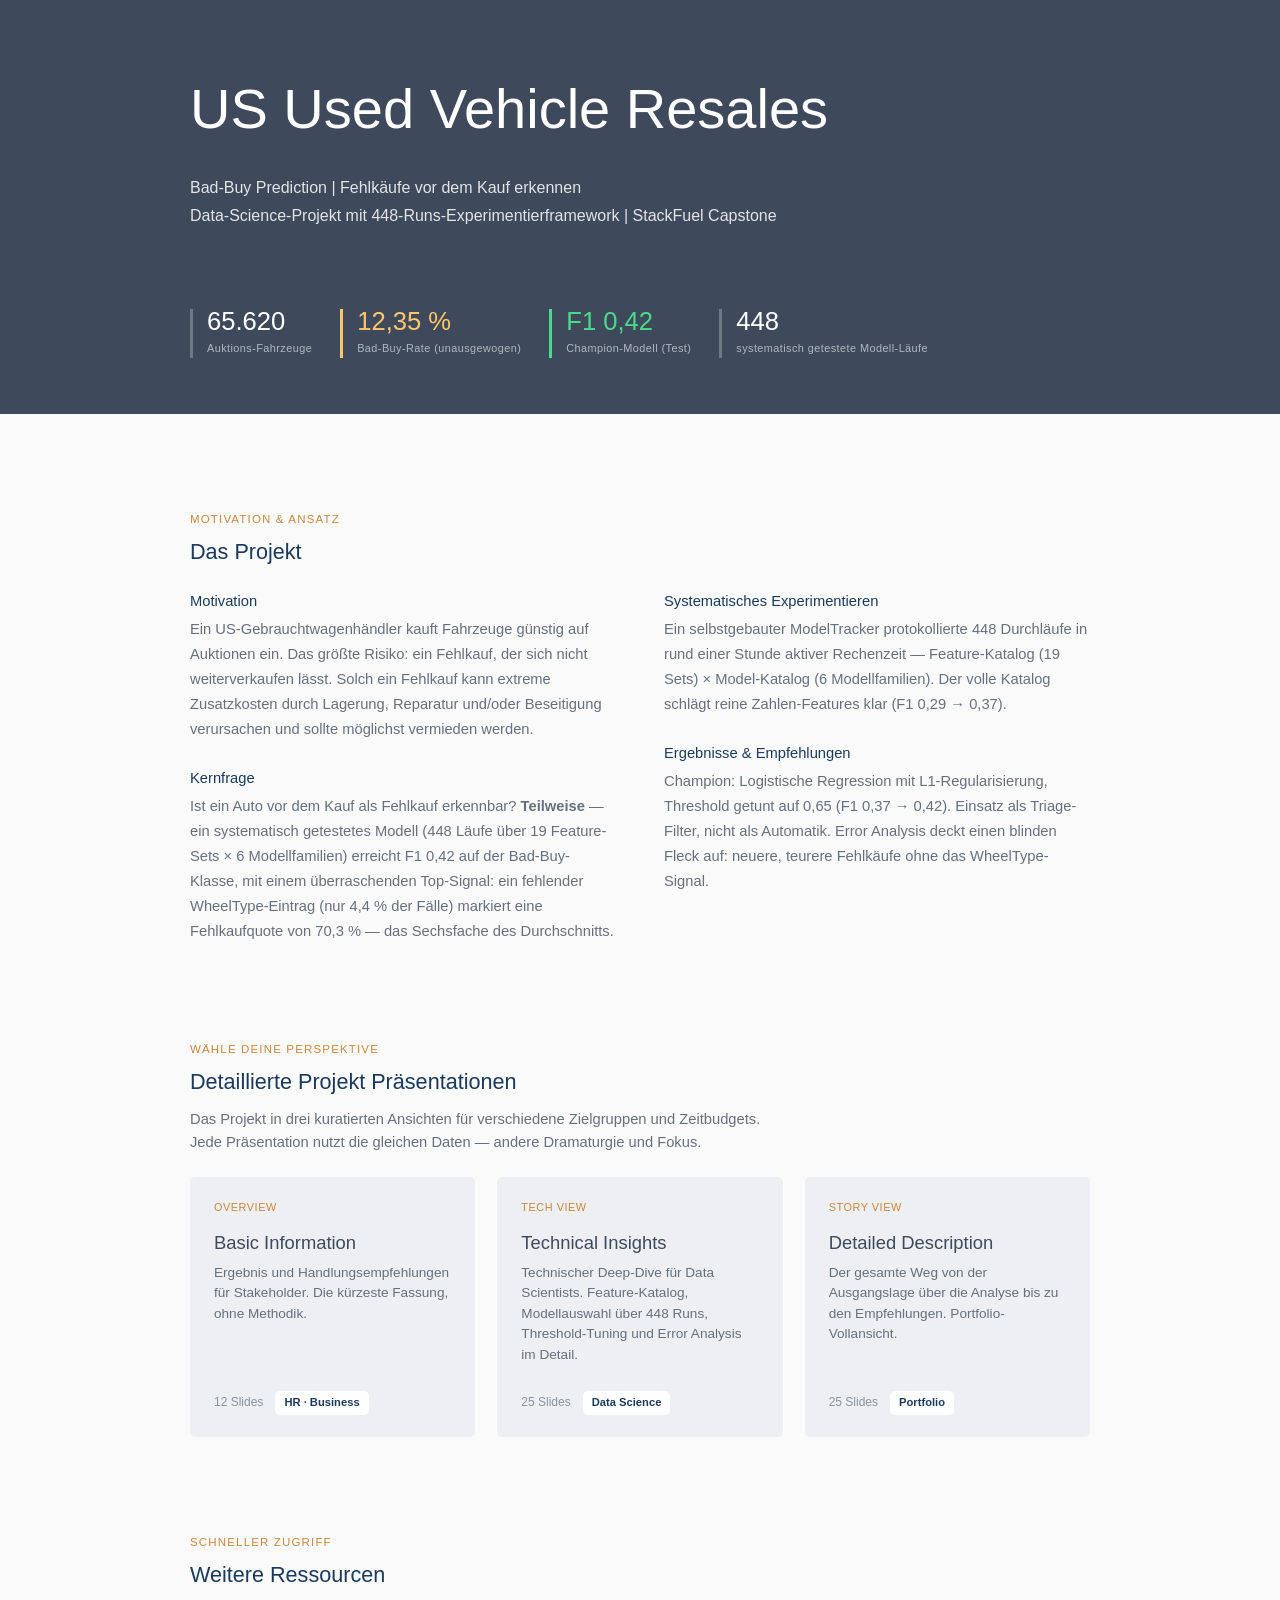
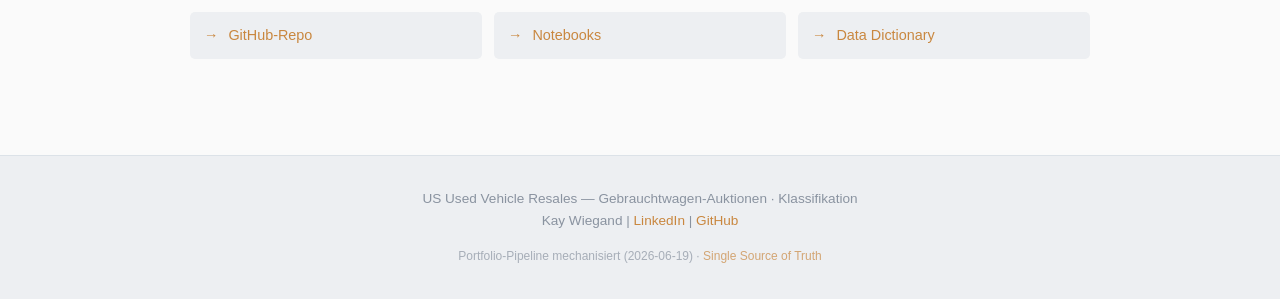
<file: public/index.html>
<!DOCTYPE html>
<!--
  ⚙️  GENERIERT von scripts/generate_index_from_portfolio.py aus public/md/portfolio.md.
  NICHT public/index.html direkt editieren — wird beim nächsten Lauf überschrieben.
  Layout + kuratierte Hub-Copy hier im Template ändern.
  Dynamische Werte ({{...}}) kommen aus portfolio.md (Name, Zeitraum, URLs).

  Farb-/Typo-Tokens kommen per <link> aus css/slides.css (selbe Datei wie die Slides,
  wird von generate_html_from_json.py bereits nach public/css/ kopiert) — ein Theme-
  Wechsel (--card/--card-border in slides.css) zieht damit Hub und Slides gleichzeitig.
-->
<html lang="de">
<head>
  <meta charset="UTF-8">
  <meta name="viewport" content="width=device-width, initial-scale=1.0">
  <title>US Used Vehicle Resales — Portfolio</title>
  <link rel="stylesheet" href="css/slides.css">
  <style>
    * { margin: 0; padding: 0; box-sizing: border-box; }
    html { scroll-behavior: smooth; }
    body {
      font-family: var(--font-ui);
      color: var(--ink); line-height: 1.6; background: #FAFAFA;
    }

    /* ─── Header ─────────────────────────────── */
    header {
      background: var(--ink);
      color: white; padding: 4rem 2rem 3.5rem;
    }
    .header-inner { max-width: 900px; margin: 0 auto; }
    header h1 { font-size: 3.5rem; font-weight: 100; margin-bottom: 1.35rem; }
    header .tagline  { font-size: 1rem; opacity: 0.85; margin-bottom: 0.15rem; }
    header .subtitle { font-size: 1rem; opacity: 0.85; margin-bottom: 0; }

    /* KPI-Reihe wie E1 im Slide-System: Border-Left-Akzent, kein Kasten */
    .kpi-row { display: flex; gap: 28px; flex-wrap: wrap; margin-top: 5rem; }
    .kpi { border-left: 3px solid rgba(255,255,255,0.25); padding-left: 14px; text-align: left; }
    .kpi .v { font-size: 1.6rem; font-weight: 500; color: #fff; line-height: 1; }
    .kpi .l { font-size: 0.68rem; color: rgba(255,255,255,0.6); letter-spacing: 0.04em; margin-top: 6px; }
    .kpi.positive { border-left-color: var(--color-kpi-positive); }
    .kpi.positive .v { color: var(--color-kpi-positive); }
    .kpi.negative { border-left-color: var(--color-kpi-negative); }
    .kpi.negative .v { color: var(--color-kpi-negative); }
    .kpi.warning { border-left-color: var(--color-kpi-warning); }
    .kpi.warning .v { color: var(--color-kpi-warning); }

    /* ─── Main rhythm ────────────────────────────
       First block ↔ header  ==  block ↔ block  ==  last block ↔ footer  ==  4rem */
    /* content-box: die Spalte bleibt 900px breit wie .header-inner,
       die 2rem Seitenrand kommen aussen drauf statt sie abzuziehen */
    main { max-width: 900px; margin: 0 auto; padding: 6rem 2rem 0; box-sizing: content-box; }
    section { margin-bottom: 6rem; }

    .section-label {
      font-size: 0.72rem; font-weight: 500; letter-spacing: 0.1em; text-transform: uppercase;
      color: var(--accent); margin-bottom: 0.6em;
    }
    h2 { font-size: 1.35rem; font-weight: 500; color: var(--navy); margin-bottom: 0.5rem; }
    .section-intro { font-size: 0.92rem; color: var(--ink-body); margin-bottom: 0.5rem; line-height: 1.6; }

    /* "Das Projekt" — zwei Spalten-Blöcke (Aufteilung kommt aus Python, linke Spalte
       immer >= rechte), jede Spalte stapelt ihre Items nach eigener Höhe statt
       CSS-Grid/Column-Balancing zu überlassen. */
    .about-grid {
      display: flex; gap: 3rem;
      margin-top: 1.2rem;
    }
    .about-col { flex: 1; min-width: 0; }
    @media (max-width: 760px) {
      .about-grid { flex-direction: column; gap: 0; }
    }
    .about-item {
      font-size: 0.92rem; color: var(--ink-body); line-height: 1.7;
      margin-bottom: 1.5rem;
    }
    .about-item:last-child { margin-bottom: 0; }
    /* Nur die Zwischenüberschrift (erstes Kind) wird block — inline <strong> im
       Fließtext (z.B. "Ja" als Betonung) bleibt normaler Fließtext. */
    .about-item > strong:first-child { display: block; color: var(--navy); font-weight: 500; margin-bottom: 0.2em; }

    /* ─── View Cards Grid (3 columns) — wie E2/E3 Karten: gefüllte Fläche, kein Rahmen ── */
    .view-grid {
      display: grid;
      grid-template-columns: 1fr 1fr 1fr;
      gap: 22px;
      margin-top: 1.4rem;
    }
    @media (max-width: 760px) {
      .view-grid { grid-template-columns: 1fr; }
    }

    .view-card {
      background: var(--card);
      padding: 22px 24px;
      border-radius: var(--radius-card);
      text-decoration: none; color: inherit;
      transition: background 0.15s, transform 0.15s;
      display: flex; flex-direction: column;
    }
    .view-card:hover { background: var(--card-border); transform: translateY(-2px); }

    .view-label {
      font-size: 0.68rem; font-weight: 500; letter-spacing: 0.05em; text-transform: uppercase;
      margin-bottom: 1em; color: var(--accent);
    }

    .view-card h3 { font-size: 1.15rem; font-weight: 500; color: var(--ink); margin-bottom: 6px; }
    .view-card .view-desc { font-size: 0.85rem; color: var(--ink-body); margin-bottom: 14px; line-height: 1.5; flex-grow: 1; }
    .view-meta { display: flex; gap: 12px; align-items: center; margin-top: 12px; flex-wrap: wrap; }
    .view-count { font-size: 0.75rem; color: var(--ink-soft); font-weight: 500; }
    .view-badge {
      font-size: 0.7rem; font-weight: 600; padding: 3px 9px; border-radius: var(--radius-box);
      background: #fff; color: var(--navy);
    }

    /* ─── Quick Links ─────────────────────────── */
    .links-section {
      padding: 0; margin-top: 1.2rem;
    }
    .links-grid {
      display: grid;
      grid-template-columns: repeat(auto-fit, minmax(180px, 1fr));
      gap: 12px;
    }
    .quick-link {
      display: flex; align-items: center; gap: 10px;
      padding: 12px 14px; border-radius: var(--radius-card);
      text-decoration: none; color: var(--accent);
      background: var(--bg-box-default);
      transition: background 0.15s, color 0.15s;
      font-size: 0.9rem; font-weight: 500;
    }
    .quick-link:hover { background: var(--card-border); color: var(--navy); }
    .quick-link::before { content: "→"; font-weight: 700; }

    /* ─── Footer ─────────────────────────── */
    footer {
      background: var(--bg-box-default); border-top: 1px solid var(--card-border);
      padding: 2rem; text-align: center; color: var(--ink-soft); font-size: 0.85rem;
      margin-top: 4rem;
    }
    footer a { color: var(--accent); text-decoration: none; }
    footer a:hover { text-decoration: underline; }
  </style>
</head>
<body>

<header>
  <div class="header-inner">
    <h1>US Used Vehicle Resales</h1>
    <p class="tagline">Bad-Buy Prediction | Fehlkäufe vor dem Kauf erkennen</p>
    <p class="subtitle">Data-Science-Projekt mit 448-Runs-Experimentierframework | StackFuel Capstone</p>
    <div class="kpi-row">
      <div class="kpi">
        <div class="v">65.620</div>
        <div class="l">Auktions-Fahrzeuge</div>
      </div>
      <div class="kpi warning">
        <div class="v">12,35 %</div>
        <div class="l">Bad-Buy-Rate (unausgewogen)</div>
      </div>
      <div class="kpi positive">
        <div class="v">F1 0,42</div>
        <div class="l">Champion-Modell (Test)</div>
      </div>
      <div class="kpi">
        <div class="v">448</div>
        <div class="l">systematisch getestete Modell-Läufe</div>
      </div>
    </div>
  </div>
</header>

<main>

  <!-- ─── Project Context ─────────────────────── -->
  <section>
    <div class="section-label">Motivation & Ansatz</div>
    <h2>Das Projekt</h2>
    <div class="about-grid">
      <div class="about-col">
        <div class="about-item"><strong>Motivation</strong>Ein US-Gebrauchtwagenhändler kauft Fahrzeuge günstig auf Auktionen ein. Das größte Risiko: ein Fehlkauf, der sich nicht weiterverkaufen lässt. Solch ein Fehlkauf kann extreme Zusatzkosten durch Lagerung, Reparatur und/oder Beseitigung verursachen und sollte möglichst vermieden werden.</div>
        <div class="about-item"><strong>Kernfrage</strong>Ist ein Auto vor dem Kauf als Fehlkauf erkennbar? <strong>Teilweise</strong> — ein systematisch getestetes Modell (448 Läufe über 19 Feature-Sets × 6 Modellfamilien) erreicht F1 0,42 auf der Bad-Buy-Klasse, mit einem überraschenden Top-Signal: ein fehlender WheelType-Eintrag (nur 4,4 % der Fälle) markiert eine Fehlkaufquote von 70,3 % — das Sechsfache des Durchschnitts.</div>
      </div>
      <div class="about-col">
        <div class="about-item"><strong>Systematisches Experimentieren</strong>Ein selbstgebauter ModelTracker protokollierte 448 Durchläufe in rund einer Stunde aktiver Rechenzeit — Feature-Katalog (19 Sets) × Model-Katalog (6 Modellfamilien). Der volle Katalog schlägt reine Zahlen-Features klar (F1 0,29 → 0,37).</div>
        <div class="about-item"><strong>Ergebnisse & Empfehlungen</strong>Champion: Logistische Regression mit L1-Regularisierung, Threshold getunt auf 0,65 (F1 0,37 → 0,42). Einsatz als Triage-Filter, nicht als Automatik. Error Analysis deckt einen blinden Fleck auf: neuere, teurere Fehlkäufe ohne das WheelType-Signal.</div>
      </div>
    </div>
  </section>

  <!-- ─── Drei Portfolio-Views ─────────────────────── -->
  <section>
    <div class="section-label">Wähle deine Perspektive</div>
    <h2>Detaillierte Projekt Präsentationen</h2>
    <p class="section-intro">
      Das Projekt in drei kuratierten Ansichten für verschiedene Zielgruppen und Zeitbudgets.<br>
      Jede Präsentation nutzt die gleichen Daten — andere Dramaturgie und Fokus.
    </p>

    <div class="view-grid">
      <a href="overview.html" class="view-card overview">
        <div class="view-label">Overview</div>
        <h3>Basic Information</h3>
        <p class="view-desc">Ergebnis und Handlungsempfehlungen für Stakeholder. Die kürzeste Fassung, ohne Methodik.</p>
        <div class="view-meta">
          <span class="view-count">12 Slides</span>
          <span class="view-badge blue">HR · Business</span>
        </div>
      </a>
      <a href="techview.html" class="view-card techview">
        <div class="view-label">Tech View</div>
        <h3>Technical Insights</h3>
        <p class="view-desc">Technischer Deep-Dive für Data Scientists. Feature-Katalog, Modellauswahl über 448 Runs, Threshold-Tuning und Error Analysis im Detail.</p>
        <div class="view-meta">
          <span class="view-count">25 Slides</span>
          <span class="view-badge dark">Data Science</span>
        </div>
      </a>
      <a href="storyview.html" class="view-card storyview">
        <div class="view-label">Story View</div>
        <h3>Detailed Description</h3>
        <p class="view-desc">Der gesamte Weg von der Ausgangslage über die Analyse bis zu den Empfehlungen. Portfolio-Vollansicht.</p>
        <div class="view-meta">
          <span class="view-count">25 Slides</span>
          <span class="view-badge purple">Portfolio</span>
        </div>
      </a>
    </div>
  </section>

  <!-- ─── Quick Links ─────────────────────── -->
  <section>
    <div class="section-label">Schneller Zugriff</div>
    <h2>Weitere Ressourcen</h2>

    <div class="links-section">
      <div class="links-grid">
        <a href="https://github.com/kaywiegand/us-used-vehicle-resales" class="quick-link" target="_blank">GitHub-Repo</a>
        <a href="https://github.com/kaywiegand/us-used-vehicle-resales/tree/main/notebooks" class="quick-link" target="_blank">Notebooks</a>
        <a href="data-dictionary.html" class="quick-link" target="_blank">Data Dictionary</a>
      </div>
    </div>
  </section>

</main>

<footer>
  <p>
    US Used Vehicle Resales — Gebrauchtwagen-Auktionen · Klassifikation<br>
    Kay Wiegand |
    <a href="https://www.linkedin.com/in/kaywiegand/" target="_blank">LinkedIn</a> |
    <a href="https://github.com/kaywiegand" target="_blank">GitHub</a>
  </p>
  <p style="margin-top: 1rem; font-size: 0.75rem; opacity: 0.7;">
    Portfolio-Pipeline mechanisiert (2026-06-19) ·
    <a href="md/portfolio.md">Single Source of Truth</a>
  </p>
</footer>

</body>
</html>
</file>
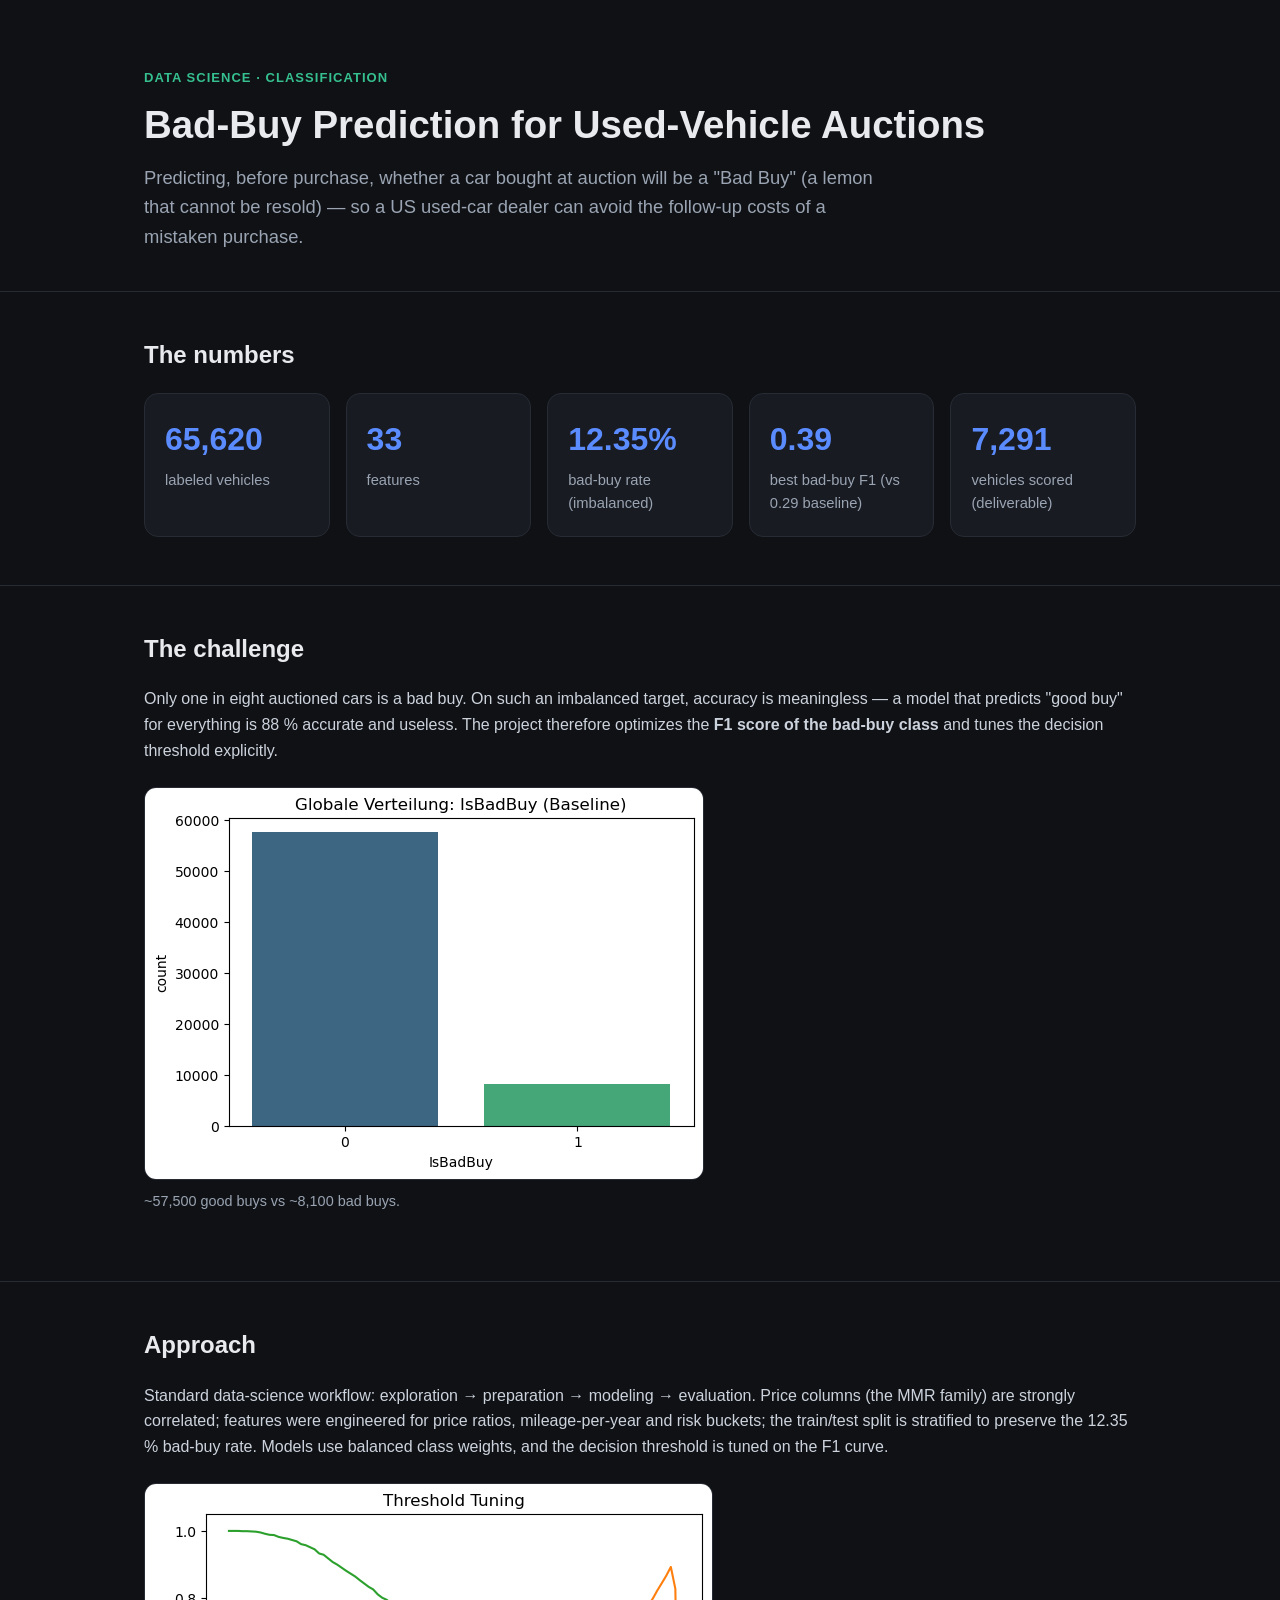
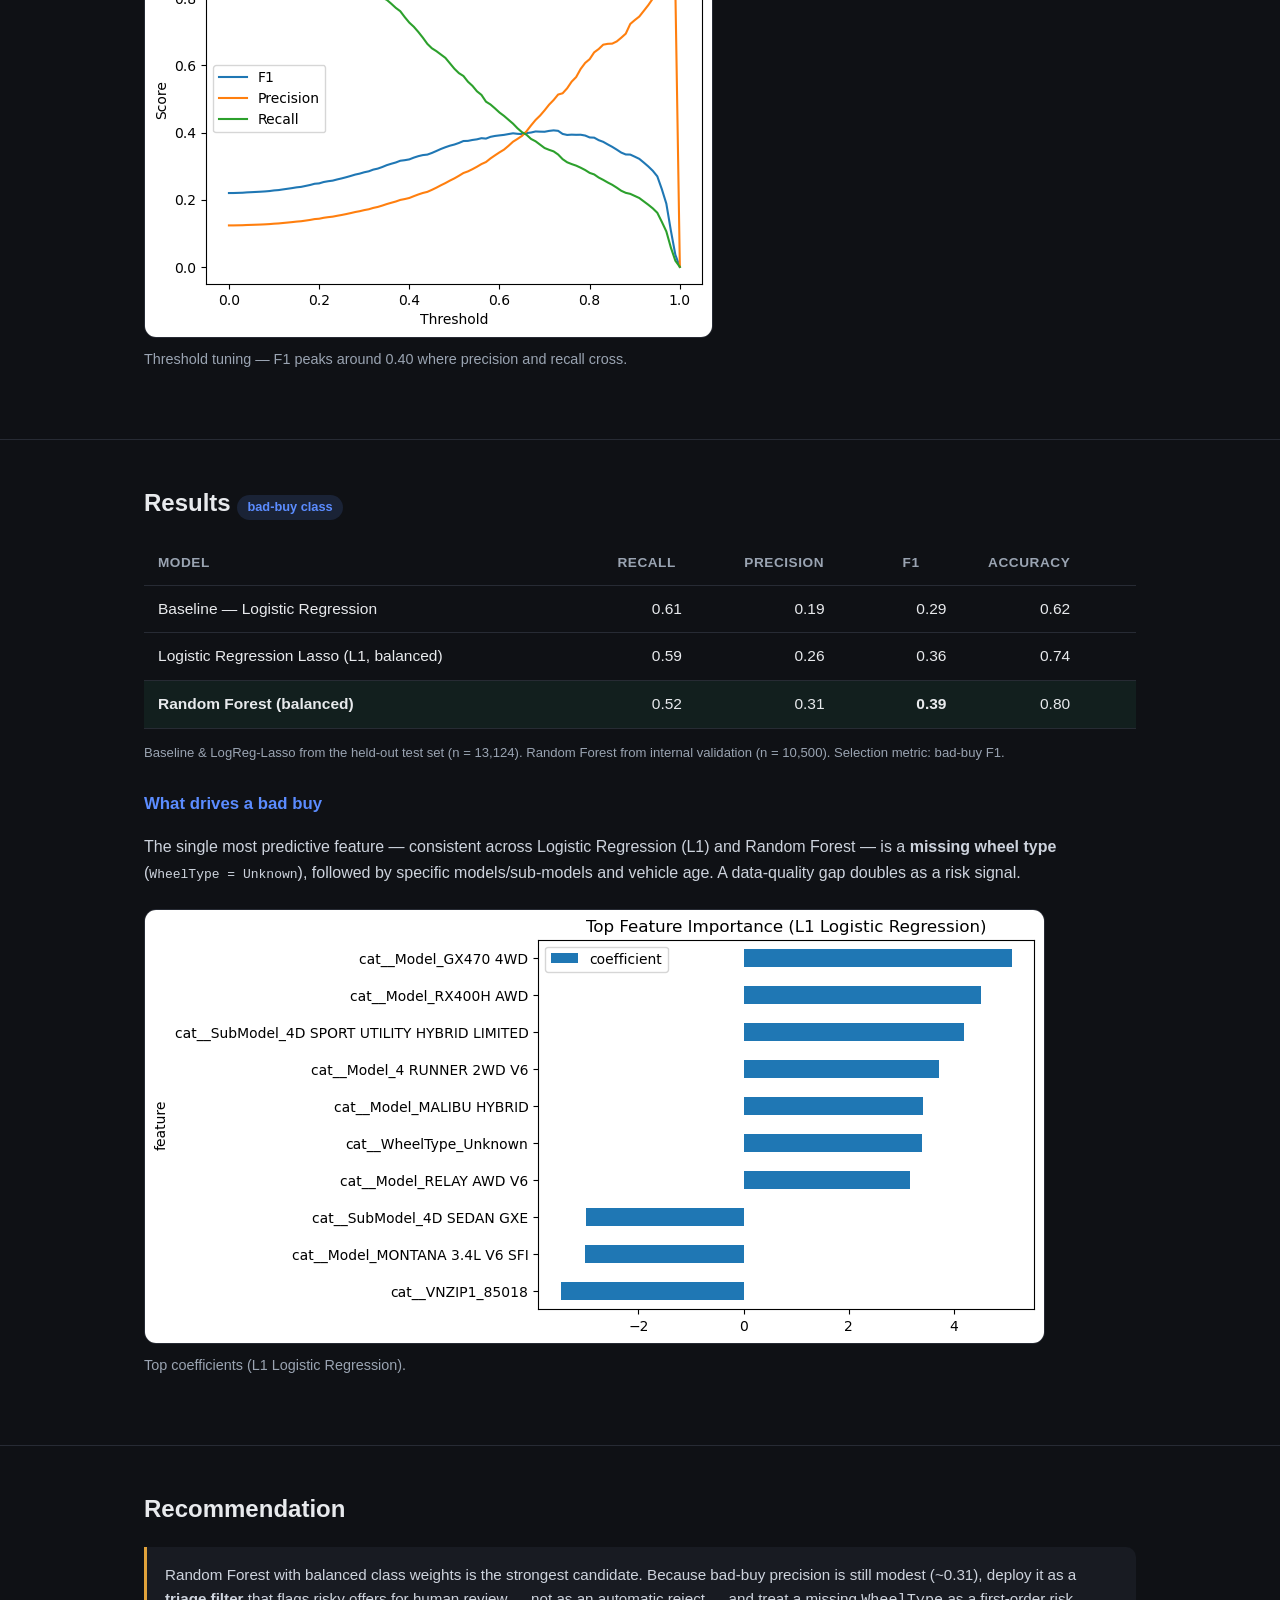
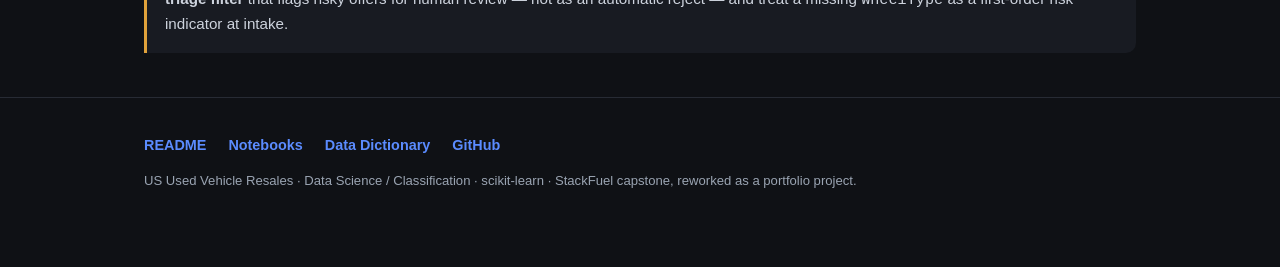
<file: reports/index.html>
<!DOCTYPE html>
<html lang="en">
<head>
<meta charset="UTF-8">
<meta name="viewport" content="width=device-width, initial-scale=1.0">
<title>US Used Vehicle Resales — Bad-Buy Prediction</title>
<style>
  :root{
    --bg:#0f1115; --card:#181b22; --ink:#e8eaed; --muted:#9aa4b2;
    --accent:#5b8cff; --accent2:#36c08f; --warn:#e0a23b; --line:#272b34;
    --maxw:1040px;
  }
  *{box-sizing:border-box}
  body{margin:0;background:var(--bg);color:var(--ink);
    font-family:-apple-system,BlinkMacSystemFont,"Segoe UI",Roboto,Helvetica,Arial,sans-serif;
    line-height:1.6;-webkit-font-smoothing:antialiased}
  .wrap{max-width:var(--maxw);margin:0 auto;padding:0 24px}
  header{padding:64px 0 40px;border-bottom:1px solid var(--line)}
  .tag{display:inline-block;font-size:13px;letter-spacing:.08em;text-transform:uppercase;
    color:var(--accent2);font-weight:600;margin-bottom:14px}
  h1{font-size:2.4rem;line-height:1.15;margin:0 0 16px}
  .lead{font-size:1.15rem;color:var(--muted);max-width:760px;margin:0}
  section{padding:44px 0;border-bottom:1px solid var(--line)}
  h2{font-size:1.5rem;margin:0 0 18px}
  h3{font-size:1.05rem;margin:28px 0 8px;color:var(--accent)}
  p{color:#cdd3dd}
  .cards{display:grid;grid-template-columns:repeat(auto-fit,minmax(180px,1fr));gap:16px;margin:8px 0 4px}
  .card{background:var(--card);border:1px solid var(--line);border-radius:14px;padding:20px}
  .card .num{font-size:2rem;font-weight:700;color:var(--accent)}
  .card .lbl{color:var(--muted);font-size:.92rem;margin-top:4px}
  figure{margin:24px 0}
  img{max-width:100%;border-radius:12px;border:1px solid var(--line);background:#fff;display:block}
  figcaption{color:var(--muted);font-size:.9rem;margin-top:10px}
  table{width:100%;border-collapse:collapse;margin:10px 0;font-size:.97rem}
  th,td{text-align:left;padding:11px 14px;border-bottom:1px solid var(--line)}
  th{color:var(--muted);font-weight:600;font-size:.85rem;text-transform:uppercase;letter-spacing:.04em}
  tr.best td{background:rgba(54,192,143,.08)}
  td.n{text-align:center;font-variant-numeric:tabular-nums}
  .pill{display:inline-block;background:rgba(91,140,255,.14);color:var(--accent);
    border-radius:999px;padding:2px 10px;font-size:.8rem;font-weight:600}
  .note{background:var(--card);border-left:3px solid var(--warn);border-radius:0 10px 10px 0;
    padding:16px 18px;color:#cdd3dd;font-size:.95rem}
  .links a{color:var(--accent);text-decoration:none;margin-right:18px;font-weight:600}
  .links a:hover{text-decoration:underline}
  footer{padding:36px 0 64px;color:var(--muted);font-size:.9rem}
  .small{font-size:.82rem;color:var(--muted)}
</style>
</head>
<body>
<header>
  <div class="wrap">
    <span class="tag">Data Science · Classification</span>
    <h1>Bad-Buy Prediction for Used-Vehicle Auctions</h1>
    <p class="lead">Predicting, before purchase, whether a car bought at auction will be a
    "Bad Buy" (a lemon that cannot be resold) — so a US used-car dealer can avoid the
    follow-up costs of a mistaken purchase.</p>
  </div>
</header>

<section>
  <div class="wrap">
    <h2>The numbers</h2>
    <div class="cards">
      <div class="card"><div class="num">65,620</div><div class="lbl">labeled vehicles</div></div>
      <div class="card"><div class="num">33</div><div class="lbl">features</div></div>
      <div class="card"><div class="num">12.35%</div><div class="lbl">bad-buy rate (imbalanced)</div></div>
      <div class="card"><div class="num">0.39</div><div class="lbl">best bad-buy F1 (vs 0.29 baseline)</div></div>
      <div class="card"><div class="num">7,291</div><div class="lbl">vehicles scored (deliverable)</div></div>
    </div>
  </div>
</section>

<section>
  <div class="wrap">
    <h2>The challenge</h2>
    <p>Only one in eight auctioned cars is a bad buy. On such an imbalanced target,
    accuracy is meaningless — a model that predicts "good buy" for everything is 88 %
    accurate and useless. The project therefore optimizes the <strong>F1 score of the
    bad-buy class</strong> and tunes the decision threshold explicitly.</p>
    <figure>
      <img src="[data-uri]" alt="Class distribution of IsBadBuy">
      <figcaption>~57,500 good buys vs ~8,100 bad buys.</figcaption>
    </figure>
  </div>
</section>

<section>
  <div class="wrap">
    <h2>Approach</h2>
    <p>Standard data-science workflow: exploration → preparation → modeling → evaluation.
    Price columns (the MMR family) are strongly correlated; features were engineered for
    price ratios, mileage-per-year and risk buckets; the train/test split is stratified to
    preserve the 12.35 % bad-buy rate. Models use balanced class weights, and the decision
    threshold is tuned on the F1 curve.</p>
    <figure>
      <img src="[data-uri]" alt="Threshold tuning: F1, precision, recall">
      <figcaption>Threshold tuning — F1 peaks around 0.40 where precision and recall cross.</figcaption>
    </figure>
  </div>
</section>

<section>
  <div class="wrap">
    <h2>Results <span class="pill">bad-buy class</span></h2>
    <table>
      <thead><tr><th>Model</th><th class="n">Recall</th><th class="n">Precision</th><th class="n">F1</th><th class="n">Accuracy</th></tr></thead>
      <tbody>
        <tr><td>Baseline — Logistic Regression</td><td class="n">0.61</td><td class="n">0.19</td><td class="n">0.29</td><td class="n">0.62</td></tr>
        <tr><td>Logistic Regression Lasso (L1, balanced)</td><td class="n">0.59</td><td class="n">0.26</td><td class="n">0.36</td><td class="n">0.74</td></tr>
        <tr class="best"><td><strong>Random Forest (balanced)</strong></td><td class="n">0.52</td><td class="n">0.31</td><td class="n"><strong>0.39</strong></td><td class="n">0.80</td></tr>
      </tbody>
    </table>
    <p class="small">Baseline &amp; LogReg-Lasso from the held-out test set (n = 13,124).
    Random Forest from internal validation (n = 10,500). Selection metric: bad-buy F1.</p>

    <h3>What drives a bad buy</h3>
    <p>The single most predictive feature — consistent across Logistic Regression (L1) and
    Random Forest — is a <strong>missing wheel type</strong> (<code>WheelType = Unknown</code>),
    followed by specific models/sub-models and vehicle age. A data-quality gap doubles as a
    risk signal.</p>
    <figure>
      <img src="[data-uri]" alt="Logistic Regression L1 feature importance">
      <figcaption>Top coefficients (L1 Logistic Regression).</figcaption>
    </figure>
  </div>
</section>

<section>
  <div class="wrap">
    <h2>Recommendation</h2>
    <div class="note">
      Random Forest with balanced class weights is the strongest candidate. Because bad-buy
      precision is still modest (~0.31), deploy it as a <strong>triage filter</strong> that
      flags risky offers for human review — not as an automatic reject — and treat a missing
      <code>WheelType</code> as a first-order risk indicator at intake.
    </div>
  </div>
</section>

<footer>
  <div class="wrap links">
    <a href="../README.md">README</a>
    <a href="../notebooks/00_introduction.ipynb">Notebooks</a>
    <a href="../DATA_DICTIONARY.md">Data Dictionary</a>
    <a href="https://github.com/kaywiegand">GitHub</a>
    <p class="small">US Used Vehicle Resales · Data Science / Classification · scikit-learn ·
    StackFuel capstone, reworked as a portfolio project.</p>
  </div>
</footer>
</body>
</html>
</file>
<file: public/css/slides.css>
/* ============================================================
   Slide-System v2 — 12-Spalten-Raster, L1–L7 Layouts, E1–E17 Elemente
   Single source of truth for all Reveal.js presentations.
   Used by: overview.html · storyview.html · techview.html

   TO CHANGE THEME: edit only the :root variables below.
   All colors, fonts, and spacing cascade from there.
   Design-Spec: docs/styleguide-v2-source.html (Referenz, adoptiert aus css-style-guides/b/)
   ============================================================ */

/* ── Theme Variables (swap here to change theme) ────────── */
:root {
  /* Core palette */
  --navy:               #1a3a5c;   /* dark blue — headings, nav, dark surfaces */
  --accent:             #C9873F;   /* warm gold — one accent active per slide */
  --ink:                #3E4A5C;   /* strong text, card headings */
  --ink-body:           #66707D;   /* running body text */
  --ink-soft:           #8A93A0;   /* captions, muted labels */
  --positive:           #4C9C7B;   /* good news, success */
  --warning:            #d98a3d;   /* caution, amber states */
  --negative:           #c0392b;   /* problems, bad metrics */

  /* Title slide (on dark gradient background) */
  --color-title-text:   #ffffff;
  --color-title-sub:    rgba(255,255,255,0.78);
  --color-title-meta:   rgba(255,255,255,0.32);
  --color-kpi-positive: #4cd98a;   /* bright green on dark bg */
  --color-kpi-negative: #ff7a7a;   /* bright red on dark bg */
  --color-kpi-warning:  #ffc66d;   /* bright amber on dark bg */

  /* Card surfaces — Standard-Theme ist Blau-Grau (Kay-Entscheidung 2026-07-13).
     Swap diese zwei Variablen um zu retheme, Alternativen: Beige (#F3F1EC/#E4E0D6),
     Grün — siehe Styleguide §5. */
  --card:               #EDEFF2;
  --card-border:        #DCE2E8;

  /* Sentiment-tinted surfaces (boxes, facts) — default folgt --card, damit die zwei
     Swap-Variablen wirklich die ganze Palette bestimmen (Styleguide v2 §5) */
  --bg-box-default:     var(--card);
  --bg-box-positive:    #eef6f0;
  --bg-box-negative:    #fbeeec;
  --bg-box-warning:     #faf0e3;
  --bg-table-alt:       #F5F7F9;
  --bg-table-hl:        #eef6f0;

  /* Typography */
  --font-base-size:     17px;  /* exakt wie STYLEGUIDE.html .slide (Design-Spec, docs/styleguide-v2-source.html Z.42) */
  --font-ui:            -apple-system, BlinkMacSystemFont, "Segoe UI", sans-serif;

  /* Spacing — global corner radius (all rounded elements) */
  --radius-card:        5px;
  --radius-box:         5px;

  /* Raster (Styleguide v2 §2): Canvas 1024×720, Rand 56/56/40, feste Kopfzone 170px */
  --frame-side:         56px;
  --frame-bottom:       40px;
  --head-zone:          150px;
}

/* ── Base ─────────────────────────────────── */
/* font-family explizit setzen — sonst erbt .reveal Reveal.js' Theme-Font
   (theme/white.css: "Source Sans Pro", Helvetica, sans-serif). Diese Fonts
   laden kein echtes Weight-100-Schnitt, wodurch font-weight:100 (Title-Slide
   h2, siehe unten) CSS-seitig gesetzt aber optisch wirkungslos war — der
   Browser rundet auf die nächste tatsächlich geladene Schriftschnittstärke.
   --font-ui (System-Font-Stack, wie index-template.html) hat echte Thin-Schnitte. */
.reveal { font-size: var(--font-base-size); font-family: var(--font-ui); }
.reveal h1, .reveal h2, .reveal h3, .reveal h4 { text-transform: none; }
/* kein h1 mehr im Generator — Title-Slide nutzt jetzt render_head() wie jede andere Slide */
/* Kay 2026-07-14: h2 ist der technische Slide-Titel (Reihenfolge/Wegweiser), nicht die
   Kernbotschaft — deshalb klein. .lead/.statement tragen die eigentliche Botschaft und sind
   bewusst grösser (siehe dort). .title-slide/.closing h2 sind eigene, spezifischere Regeln
   weiter unten und bleiben von dieser Basisregel unberührt. */
.reveal h2 { font-size: 1.5em; color: var(--navy); margin: 0 0 0.4em; text-align: left; line-height: 1.3; font-weight: 300; font-family: var(--font-ui); }
.reveal .subline { font-size: 0.86em; color: var(--ink-body); font-weight: 200; letter-spacing: normal; margin-top: 0; margin-bottom: 0; max-width: 68ch; text-align: left; display: block; line-height: 1.5; }
.slide-kicker { font-size: 0.68em; font-weight: 100; letter-spacing: 0.1em; text-transform: uppercase; color: var(--accent); margin-bottom: 0.6em; display: block; text-align: left; }
.slide-subtitle { font-size: 0.84em; color: var(--ink-body); margin-top: -0.8em; margin-bottom: 1.4em; line-height: 1.5; }
.reveal p, .reveal li { color: var(--ink-body); line-height: 1.5; text-align: left; }
.reveal ul { margin: 0; padding-left: 1.1em; }
.reveal li { margin-bottom: 5px; font-size: 0.86em; }
.reveal strong { color: var(--ink); }
.reveal em { color: var(--accent); font-style: normal; font-weight: 600; }
.reveal .slide-number { display: none !important; }
.reveal img { max-width: 100%; border-radius: var(--radius-card); }

/* Content slides: fixed 56/56/40 frame around the content, so every slide sits
   in the same canvas position regardless of what's inside (Styleguide v2 §2). */
.reveal .slides > section { text-align: left; padding: var(--frame-side) var(--frame-side) var(--frame-bottom); box-sizing: border-box; height: 100%; }
/* display:flex nur auf der aktiven Slide setzen — sonst überschreibt es Reveal.js'
   eigenes display:none für inaktive Slides und alle Slides werden gleichzeitig sichtbar.
   !important nötig, weil Reveal.js beim Wechsel display:block INLINE auf die aktive
   Slide setzt (per JS) — das schlägt jede normale Stylesheet-Regel, exakt das gleiche
   Problem, das .title-slide/.closing weiter unten schon mit !important lösen. */
.reveal .slides > section.present { display: flex !important; flex-direction: column; }
.reveal .slides > section.title-slide,
.reveal .slides > section.closing { text-align: center; }
/* Head zone: kicker + h2 + subline stack naturally at the top of .slide-head, which
   reserves the fixed 170px zone — subline always sits directly under the title,
   regardless of title length (was previously min-height on h2 alone, which pushed
   subline down towards the content zone instead of anchoring it to the title).
   flex:0 0 var(--head-zone) statt min-height — exakt wie STYLEGUIDE.html .head
   (flex:0 0 170px): eine STARRE Höhe, die nie wächst. min-height hätte die Zone bei
   zweizeiligen Titeln wachsen lassen, wodurch die Content-Zone pro Slide
   unterschiedlich hoch startete (Kay-Feedback: "springt immer noch"). Konsequenz:
   Titel/Subline müssen in 170px passen (Typografie ist dafür ausgelegt, siehe
   Styleguide-Spec "hält auch zweizeilig in der 170px-Kopfzone") — kein Überlauf-Fallback. */
.slide-head { flex: 0 0 var(--head-zone); overflow: hidden; }
/* Elemente schrumpfen auf ihren Inhalt und zentrieren sich als Gruppe vertikal in der
   Inhaltszone (Styleguide v2 Prinzip 3) — einzige Ausnahme ist E1 KPI-Reihe (volle Höhe).
   Trennlinie sitzt hier (nicht an .subline), damit sie an derselben Stelle steht, egal
   ob eine Subline vorhanden ist oder nicht. */
.content-zone { flex: 1; display: flex; flex-direction: column; justify-content: center; min-height: 0; border-top: 1px solid #f5f5f5; }

/* Tables: no cell borders, rounded header row (border-collapse: separate) */
.reveal table { width: 100%; border-collapse: separate; border-spacing: 0; font-size: 0.82em; margin: 0.4em 0; }
.reveal table th { background: var(--navy); color: #fff; padding: 7px 10px; text-align: left; font-weight: 600; }
.reveal table thead th:first-child { border-top-left-radius: var(--radius-card); }
.reveal table thead th:last-child  { border-top-right-radius: var(--radius-card); }
.reveal table td { padding: 7px 10px; vertical-align: top; }
.reveal table tr:nth-child(even) td { background: var(--bg-table-alt); }
tr.hl td { background: var(--bg-table-hl) !important; font-weight: 600; }
.caption { font-size: 0.63em; color: var(--ink-soft); margin-top: 4px; text-align: center; font-style: italic; }

/* ── Nav bar ──────────────────────────────────── */
#nav {
  position: fixed; top: 0; left: 0; right: 0; height: 34px;
  background: var(--navy); display: none;
  z-index: 9999; padding: 0 14px; gap: 0;
}
#nav .chs { display: flex; flex: 1; gap: 2px; }
#nav .ch { flex: 1; text-align: center; font-size: 10px; font-family: var(--font-ui); font-weight: 600; color: rgba(255,255,255,0.4); padding: 5px 3px; cursor: pointer; border-radius: 3px; transition: all 0.18s; line-height: 1.3; overflow: hidden; text-overflow: ellipsis; white-space: nowrap; }
#nav .ch .n { display: block; font-size: 7px; letter-spacing: 0.1em; text-transform: uppercase; opacity: 0.55; margin-bottom: 1px; }
#nav .ch:hover { color: rgba(255,255,255,0.78); background: rgba(255,255,255,0.08); }
#nav .ch.active { color: #fff; background: rgba(201,135,63,0.5); }
#nav .ch.done { color: rgba(255,255,255,0.52); }
.reveal .controls { display: none !important; }
.reveal .progress { display: none !important; }

/* ── Slide ticks ──────────────────────────────── */
#slideticks {
  position: fixed;
  bottom: 12px;
  left: 0; right: 0;
  height: 60px;
  display: flex;
  align-items: flex-end;
  justify-content: space-between;
  padding: 0 130px;
  z-index: 9998;
  pointer-events: none;
}
.stk-wrap {
  position: relative;
  display: flex;
  flex-direction: column;
  align-items: center;
  gap: 3px;
  flex-shrink: 0;
  width: 22px;
  cursor: pointer;
  pointer-events: auto;
}
/* Large invisible click target around each tick (does not shift layout) */
.stk-wrap::before {
  content: "";
  position: absolute;
  left: 50%; transform: translateX(-50%);
  width: 36px; top: -16px; bottom: -6px;
}
/* Chapter label above the tick line — transparent by default */
.stk-ch-label {
  display: block;
  height: 11px;
  line-height: 11px;
  font-size: 8px;
  font-family: var(--font-ui);
  color: transparent;
  white-space: nowrap;
  max-width: 86px;
  overflow: hidden;
  text-overflow: ellipsis;
  text-align: left;
  letter-spacing: 0.02em;
  transition: color 0.18s, font-weight 0.18s;
  align-self: flex-start;
  margin-left: 50%;   /* label starts at tick center */
}
.stk {
  width: 1px;
  height: 11px;  /* regular = half of chapter tick */
  background: rgba(26, 58, 92, 0.2);
  border-radius: 1px;
  transition: background 0.18s, width 0.12s, height 0.12s;
}
.stk-num {
  font-size: 10px;
  line-height: 1;
  color: rgba(26, 58, 92, 0.3);
  font-family: var(--font-ui);
  font-variant-numeric: tabular-nums;
  transition: color 0.18s;
}
.stk-wrap.stk-past .stk     { background: rgba(26, 58, 92, 0.5); }
.stk-wrap.stk-past .stk-num { color: rgba(26, 58, 92, 0.5); }
.stk-wrap.stk-current .stk     { background: var(--navy); width: 2px; height: 28px; }
.stk-wrap.stk-current .stk-num { color: var(--navy); font-weight: 700; }
/* Chapter start ticks: taller + visible label */
.stk-wrap.stk-chapter .stk-ch-label       { color: rgba(26, 58, 92, 0.32); }
.stk-wrap.stk-chapter .stk                { height: 26px; }
.stk-wrap.stk-chapter.stk-current .stk-ch-label { color: var(--navy); font-weight: 700; }
/* Light hover on marker + number */
.stk-wrap:hover .stk     { background: rgba(26, 58, 92, 0.6); }
.stk-wrap:hover .stk-num { color: rgba(26, 58, 92, 0.7); }

/* ── Prev / next arrows (flank the tick bar) ───── */
.nav-arrow {
  position: fixed;
  bottom: 12px;
  height: 60px;
  width: 60px;
  display: flex;
  align-items: center;
  justify-content: center;
  z-index: 9999;
  cursor: pointer;
  pointer-events: auto;
  font-size: 40px;
  font-weight: 700;
  line-height: 1;
  color: rgba(26, 58, 92, 0.55);
  user-select: none;
  padding: 0;
  transition: color 0.18s;
}
.nav-arrow:hover { color: var(--navy); }
#nav-prev { left: 16px; }
#nav-next { right: 16px; }
.nav-arrow.nav-hidden { display: none; }

/* ── Left nav — Xusni-style (Variant B) ─────────── */
#leftnav {
  position: fixed;
  left: 14px;
  top: 50%;
  transform: translateY(-50%);
  z-index: 9998;
  display: flex;
  flex-direction: column;
  padding: 16px 0;
  border-left: 1px solid rgba(26, 58, 92, 0.1);
}
.ln-item {
  display: flex;
  align-items: center;
  gap: 6px;
  height: 9px;
  cursor: pointer;
  padding-left: 4px;
}
.ln-item.ln-chapter          { height: 20px; margin-top: 8px; }
.ln-item.ln-chapter:first-child { margin-top: 0; }
.ln-tick {
  width: 5px;
  height: 1px;
  background: rgba(26, 58, 92, 0.18);
  flex-shrink: 0;
  transition: width 0.18s, height 0.18s, background 0.18s;
}
.ln-item.ln-chapter  .ln-tick { width: 9px; background: rgba(26, 58, 92, 0.28); }
.ln-item.ln-past     .ln-tick { background: rgba(26, 58, 92, 0.42); }
.ln-item.ln-current  .ln-tick { width: 16px; height: 2px; background: var(--accent); }
.ln-item:hover       .ln-tick { background: var(--accent); }
.ln-label {
  font-size: 7px;
  color: rgba(26, 58, 92, 0.3);
  font-family: var(--font-ui);
  white-space: nowrap;
  letter-spacing: 0.08em;
  text-transform: uppercase;
  max-width: 110px;
  overflow: hidden;
  text-overflow: ellipsis;
  transition: color 0.18s, font-weight 0.18s;
}
.ln-item.ln-current .ln-label { color: var(--accent); font-weight: 700; letter-spacing: 0.04em; }
.ln-item:hover      .ln-label { color: var(--accent); }

/* ── Nav variant toggle ──────────────────────────── */
body:not(.nav-left) #leftnav                { display: none !important; }
body.nav-left       #slideticks             { display: none !important; }
body.nav-left       #progress-track        { display: none !important; }

/* ── Custom progress bar ──────────────────────── */
#progress-track {
  position: fixed;
  bottom: 0;
  left: 130px; right: 130px;
  height: 10px;
  background: rgba(26, 58, 92, 0.1);
  z-index: 9997;
}
#progress-fill {
  height: 100%;
  background: var(--navy);
  width: 0%;
  transition: width 0.25s ease;
}

/* ── Nav inverted (on dark title / closing slides) ── */
body.nav-invert .stk                              { background: rgba(255,255,255,0.4); }
body.nav-invert .stk-num                          { color: rgba(255,255,255,0.55); }
body.nav-invert .stk-wrap.stk-past .stk           { background: rgba(255,255,255,0.6); }
body.nav-invert .stk-wrap.stk-past .stk-num       { color: rgba(255,255,255,0.6); }
body.nav-invert .stk-wrap.stk-current .stk        { background: #fff; }
body.nav-invert .stk-wrap.stk-current .stk-num    { color: #fff; }
body.nav-invert .stk-wrap.stk-chapter .stk-ch-label              { color: rgba(255,255,255,0.55); }
body.nav-invert .stk-wrap.stk-chapter.stk-current .stk-ch-label  { color: #fff; }
body.nav-invert .stk-wrap:hover .stk              { background: #fff; }
body.nav-invert .stk-wrap:hover .stk-num          { color: #fff; }
body.nav-invert .nav-arrow                        { color: rgba(255,255,255,0.55); }
body.nav-invert .nav-arrow:hover                  { color: #fff; }
body.nav-invert #progress-track                   { background: rgba(255,255,255,0.2); }
body.nav-invert #progress-fill                    { background: #fff; }

/* ── Title slide — gleiche Kopfzone/Content-Zone-Struktur wie jede andere Slide,
   nur Farben invertiert (dunkler Hintergrund, helle Schrift). Kein Sonderlayout mehr. */
.title-slide { display: flex !important; flex-direction: column; text-align: center; }
/* Gleiche Größen wie header h1/.tagline in index-template.html (3.5rem/1rem bei 16px
   Basis) — umgerechnet auf die 17px-Slide-Basis: 56px/17=3.29em, 16px/17=0.94em. */
.title-slide h2 { font-size: 3.29em; font-weight: 100; color: #fff; letter-spacing: -0.01em; }
.title-slide .subline { font-size: 0.94em; color: rgba(255,255,255,0.78); }
.title-slide .content-zone,
.closing .content-zone { border-top-color: rgba(255,255,255,0.15); }
/* KPI-Reihe wie E1 im Slide-System: Border-Left-Akzent statt Box-Pille */
.title-slide .kpi-row { display: flex; gap: 28px; justify-content: center; }
.title-slide .kpi { border-left: 3px solid rgba(255,255,255,0.25); padding-left: 14px; text-align: left; }
.title-slide .kpi .v { font-size: 1.8em; font-weight: 500; color: var(--color-title-text); line-height: 1; }
.title-slide .kpi .l { font-size: 0.62em; color: rgba(255,255,255,0.6); margin-top: 6px; line-height: 1.4; }
.title-slide .kpi.red   { border-left-color: var(--color-kpi-negative); }
.title-slide .kpi.amber { border-left-color: var(--color-kpi-warning); }
.title-slide .kpi.green { border-left-color: var(--color-kpi-positive); }
/* Start-CTA: nutzt .closing-links als Wrapper (gleiche Skalierung), nur der margin-top ist eigen */
.title-cta { margin-top: 2.4em; }
/* View-Teaser: automatisch aus hub.view_cards[view], sitzt zwischen KPI-Reihe und
   Start-CTA — derselbe Text, den die Hub-Karte für diese View zeigt. */
.view-teaser { margin-top: 2em; text-align: center; }
.view-teaser-heading { font-size: 0.85em; font-weight: 500; color: var(--accent); text-transform: uppercase; letter-spacing: 0.05em; margin-bottom: 0.5em; }
.title-slide .view-teaser-desc { font-size: 0.88em; color: rgba(255,255,255,0.75); max-width: 52ch; margin: 0 auto; line-height: 1.5; }
.title-cta .c-link { cursor: pointer; }
.title-slide .kpi.red   .v { color: var(--color-kpi-negative); }
.title-slide .kpi.amber .v { color: var(--color-kpi-warning); }
.title-slide .kpi.green .v { color: var(--color-kpi-positive); }
.title-slide .meta { color: var(--color-title-meta); font-size: 0.68em; margin-top: 2em; }

/* ── Title-Slide L6-Experiment (Versuch, aktuell nur zh-tram-data/storyview) ──
   Bewusst eigenes Markup statt render_head()/.slide-head — das L6-Layout spannt
   die GANZE Slide-Höhe als Zeile auf, nicht Kopfzone+Content-Zone übereinander,
   die starre 150px-Kopfzonen-Regel passt hier nicht (gleiche Ausnahme-Logik wie
   bei .chart-cols, siehe dort). */
/* L6-Experiment v2: Titel/Subline sitzen jetzt in der normalen Kopfzone
   (render_head(), Standard-.slide-head) — .title-split ist nur noch der
   Wrapper für die zweispaltige Content-Zone (Teaser+Start links, KPI-Row rechts). */
.title-split-cols { display: flex; align-items: center; gap: 48px; height: 100%; text-align: left; }
.title-split-left { flex: 0 0 33.33%; display: flex; flex-direction: column; justify-content: center; }
.title-split-left .view-teaser { text-align: left; margin-top: 0; }
.title-split-left .view-teaser-desc { margin: 0; max-width: none; }
.title-split-left .closing-links { justify-content: flex-start; }
.title-split-right { flex: 1; display: flex; align-items: center; justify-content: center; }
/* Bei 4 KPIs mit längeren Labels reicht die Breite der rechten Spalte nicht immer für
   eine Reihe — nowrap (Standard bei .kpi-row) hätte den Wert selbst mitten im Text
   umgebrochen. Wrap erlauben, dann geht's als 2×2 auf statt Text zu quetschen. */
/* Grid statt Flex-Wrap: flex-wrap bricht "greedy" um (so viele wie in eine
   Zeile passen, z.B. 3+1) — Grid mit auto-fit erzwingt ein sauberes 2×2,
   sobald 4 KPIs nicht mehr in eine Reihe passen (Kay: "2 Reihen 2 Spalten"). */
.title-split-right .kpi-row {
  display: grid;
  grid-template-columns: repeat(auto-fit, minmax(190px, max-content));
  justify-content: center;
  gap: 1.6em 28px;
  /* Als Flex-Kind hat der Grid-Container sonst keine echte Breite, gegen die
     auto-fit rechnen kann — kollabiert dann auf 1 Spalte statt 2. */
  width: 100%;
}

/* ── Layout ───────────────────────────────────── */
.cols { display: flex; gap: 26px; align-items: flex-start; }
.cols > div { flex: 1; }
.w60 { flex: 1.5 !important; } .w40 { flex: 0.67 !important; }
.w55 { flex: 1.2 !important; } .w45 { flex: 0.9 !important; }
.w50 { flex: 1 !important; }

/* ── 12-Spalten-Grid (Styleguide v2 §2/§6) ──────
   Utility für Elemente, die sich über L1–L7 verteilen. Spans per Inline-Style
   (grid-template-columns/gap) aus dem Generator, Grundverhalten hier. ── */
.g12 { display: grid; grid-template-columns: repeat(12, 1fr); align-items: center; }
.g12.top { align-items: flex-start; }

/* ── Boxes ────────────────────────────────────── */
.box { background: var(--bg-box-default); padding: 9px 13px; border-radius: var(--radius-box); margin: 7px 0; font-size: 0.85em; line-height: 1.6; color: var(--ink-body); }
.box.red   { background: var(--bg-box-negative); }
.box.green { background: var(--bg-box-positive); }
.box.amber { background: var(--bg-box-warning); }

/* ── E1 — KPI-Reihe (figures) ───────────────────
   flex+center statt grid(4) — sonst wirkt eine Reihe mit weniger als 4 Werten
   linksbündig statt als zentrierte Gruppe (gleiches Muster wie .title-slide .kpi-row). */
.metric-row { display: flex; justify-content: center; gap: 24px; }
.metric { border-left: 3px solid var(--card-border); padding-left: 18px; text-align: left; display: flex; flex-direction: column; justify-content: center; }
.metric .val { font-size: 2em; font-weight: 600; color: var(--ink); line-height: 1; }
.metric .lbl { font-size: 0.62em; color: var(--ink-soft); margin-top: 8px; line-height: 1.4; }
.metric.good .val { border-left-color: var(--positive); }
.metric.good .val { color: var(--positive); }
.metric.good { border-left-color: var(--positive); }
.metric.warn { border-left-color: var(--warning); }
.metric.warn .val { color: var(--warning); }
.metric.bad  { border-left-color: var(--negative); }
.metric.bad  .val { color: var(--negative); }

/* ── Agenda / Inhalt slide — einfach L6 (4+8, Gap 24px) ──
   Kay-Feedback 2026-07-22: "mach doch einfach L6 Schmal+Breit" statt eigener
   36%/Gap-Tuning-Werte und Wrapper-Konstruktion — Titel-Block links (span 4,
   linksbündig), Aufzählung rechts (span 8, linksbündig). Grid statt Flex, damit
   Gap und Spans exakt wie beim generischen .g12-Grid rechnen (Flex-Basis in %
   plus Gap hätte über 100% hinaus überlaufen). margin: auto 0 zentriert den
   Block vertikal in der Section (kein .content-zone-Wrapper hier, siehe Generator). */
.agenda-cols { display: grid; grid-template-columns: repeat(12, 1fr); gap: 24px; align-items: center; margin: auto 0; }
.agenda-head { grid-column: span 4; }
.agenda-head .subline { margin-bottom: 0; }
/* justify-self: center statt einer eigenen Wrapper-Konstruktion (Kay-Feedback
   2026-07-22, zweite Runde) — reines Grid-Item-Alignment, keine zusätzliche HTML-
   Ebene. .agenda-list schrumpft dadurch auf Inhaltsbreite und zentriert sich als
   EIN Block im 8-Spalten-Bereich; die Items selbst bleiben untereinander linksbündig
   (align-items:stretch default auf dem intern flex-column .agenda-list). */
.agenda-list { grid-column: span 8; justify-self: center; display: flex; flex-direction: column; }
/* L1-Agenda-Variante: Liste horizontal zentrieren statt volle Breite zu füllen
   (vertikale Zentrierung kommt bereits von .content-zone). align-self statt
   margin:auto, weil .agenda-list in .content-zone (flex-column) sitzt. */
.agenda-list-center { flex: 0 0 auto; align-self: center; }
.agenda-list .ag-item { display: flex; align-items: baseline; gap: 14px; padding: 7px 0; }
.agenda-list .ag-num { color: var(--accent); font-weight: 700; font-size: 0.85em; min-width: 1.5em; font-variant-numeric: tabular-nums; }
.agenda-list .ag-label { color: var(--navy); font-weight: 600; font-size: 0.98em; }
.agenda-list .ag-sub { color: var(--ink-body); font-size: 0.8em; line-height: 1.4; margin: 0 0 2px 1.5em; padding-left: 14px; }
.agenda { display: flex; flex-direction: column; gap: 4px; }
.agenda .agenda-item { display: flex; align-items: baseline; gap: 14px; padding: 6px 0; }
.agenda .num { color: var(--accent); font-weight: 700; font-size: 0.85em; min-width: 1.5em; }
.agenda .label { color: var(--navy); font-weight: 600; font-size: 0.98em; }

/* ── Fact + text rows (figures_with_context, scenarios) ── */
.kv-list { display: flex; flex-direction: column; gap: 10px; }
.kv-row { display: flex; gap: 12px; align-items: stretch; }
.kv-fact { flex: 0 0 118px; background: var(--card); border-radius: var(--radius-card); padding: 10px 10px; text-align: left; display: flex; flex-direction: column; align-items: flex-start; justify-content: center; }
.kv-fact .fv { font-size: 1.55em; font-weight: 700; color: var(--ink); line-height: 1; }
.kv-fact .fl { font-size: 0.6em; color: var(--ink-soft); margin-top: 5px; line-height: 1.4; }
.kv-fact.red   .fv { color: var(--negative); }
.kv-fact.green .fv { color: var(--positive); }
.kv-fact.amber .fv { color: var(--warning); }
.kv-text { flex: 1; background: var(--bg-box-default); border-radius: var(--radius-card); padding: 10px 14px; font-size: 0.82em; color: var(--ink-body); line-height: 1.55; display: flex; align-items: center; }
/* Title/Copy gestapelt (E-Szenarien) statt inline mit "—" — eigener Block, damit er nicht vom
   äusseren .kv-text flex-row-Verhalten erfasst wird. */
.kv-text-stack { display: block; }
.kv-title { font-weight: 700; color: var(--ink); }
.kv-copy { color: var(--ink-body); margin-top: 0.2em; }

/* ── Myth-busting (contrasts) ─────────────────── */
.myth-rows { display: flex; flex-direction: column; gap: 24px; margin-top: 0.6em; }
.myth-row-pair { display: flex; gap: 10px; align-items: stretch; }
.myth-assume { background: var(--bg-box-negative); border-radius: var(--radius-box); padding: 12px 14px; color: #6a1414; }
.myth-finding { background: var(--bg-box-positive); border-radius: var(--radius-box); padding: 12px 14px; color: #1a4a2e; }
/* Box-Titel (wie pf-title) + Icon mit Abstand zum Text */
.myth-label { display: block; font-size: 0.68em; font-weight: 700; text-transform: uppercase; letter-spacing: 0.08em; margin-bottom: 7px; }
.myth-assume .myth-label { color: var(--negative); }
.myth-finding .myth-label { color: var(--positive); }
.myth-assume .myth-label::before { content: "✗  "; }
.myth-finding .myth-label::before { content: "✓  "; }
.myth-text { font-size: 0.8em; line-height: 1.5; }
.myth-row-pair .myth-assume { flex: 1; margin: 0; }
.myth-row-pair .myth-arrow { display: flex; align-items: center; color: var(--accent); font-size: 1.3em; flex-shrink: 0; padding: 0 2px; }
.myth-row-pair .myth-finding { flex: 1; margin: 0; }

/* ── Variant badge ────────────────────────────── */
.var-badge { display: inline-block; font-size: 0.65em; font-weight: 700; letter-spacing: 0.1em; text-transform: uppercase; background: var(--accent); color: #fff; border-radius: var(--radius-box); padding: 2px 9px; margin-bottom: 6px; }
.var-badge.v2 { background: var(--navy); }

/* ── E7 — Steps (process steps) ───────────────── */
.steps { display: grid; gap: 20px; margin: 10px 0 0; }
.step { position: relative; padding-top: 2.6em; padding-left: 20px; text-align: left; border-left: 1px solid var(--card-border); }
.step .sn { position: absolute; top: 0; left: 18px; width: 1.8em; height: 1.8em; border-radius: 50%; background: var(--navy); color: #fff; font-size: 0.8em; font-weight: 800; display: flex; align-items: center; justify-content: center; line-height: 1; }
.step .sl { font-size: 0.85em; font-weight: 700; color: var(--ink); margin-bottom: 0.3em; text-transform: none; letter-spacing: normal; display: block; }
.step p { font-size: 0.72em; color: var(--ink-body); margin: 0; line-height: 1.5; text-align: left; }

/* ── E8 — Timeline (vertical, connecting line) ── */
.timeline { position: relative; display: flex; flex-direction: column; gap: 20px; padding-left: 4px; }
.timeline::before { content: ""; position: absolute; left: 28px; top: -50px; bottom: -50px; width: 1px; background: var(--card-border); }
.tl-item { position: relative; display: flex; gap: 18px; align-items: flex-start; z-index: 1; }
.tl-num { width: 44px; height: 44px; border-radius: 11px; background: #fff; border: 2px solid var(--accent); display: flex; align-items: center; justify-content: center; font-weight: 800; font-size: 0.85em; color: var(--accent); flex: none; }
.tl-item h4 { font-size: 0.88em; font-weight: 700; margin: 0 0 0.25em; color: var(--ink); }
.tl-item p { font-size: 0.76em; color: var(--ink-body); margin: 0; line-height: 1.5; }
.tl-item.climax .tl-num { background: var(--positive); border-color: var(--positive); color: #fff; }
.tl-item.climax h4 { color: var(--positive); }
.tl-item.negative .tl-num { background: var(--negative); border-color: var(--negative); color: #fff; }
.tl-item.negative h4 { color: var(--negative); }
.tl-item.warning .tl-num { background: var(--warning); border-color: var(--warning); color: #fff; }
.tl-item.warning h4 { color: var(--warning); }

/* ── E9 — Horizontale Timeline ─────────────────── */
.h-timeline { display: flex; flex-direction: column; gap: 20px; }
.ht-line-row { position: relative; display: flex; }
.ht-line-row::before { content: ""; position: absolute; top: 7px; left: 0; right: 0; height: 1px; background: var(--card-border); }
.ht-dot-wrap { flex: 1; display: flex; justify-content: center; }
.ht-dot { width: 14px; height: 14px; border-radius: 50%; background: var(--navy); position: relative; z-index: 1; }
.ht-labels { display: flex; }
/* Linksbündig statt zentriert (Kay-Feedback 2026-07-23): kürzere Headlines lesen sich
   linksbündig konsistenter mit dem Rest des Decks. */
.ht-label { flex: 1; text-align: left; padding: 0 10px; }
.ht-label h4 { font-size: 0.85em; font-weight: 700; margin: 0 0 0.35em; color: var(--ink); }
.ht-label p { font-size: 0.8em; color: var(--ink-body); margin: 0; line-height: 1.5; }

/* ── Hero number ──────────────────────────────── */
.hero { text-align: center; margin: 0.5em 0 0.6em; }
.hero .hv { font-size: 3.2em; font-weight: 700; color: var(--positive); line-height: 1; }
.hero .hl { font-size: 0.76em; color: var(--ink-body); margin-top: 5px; line-height: 1.5; }

/* ── Recommendation cards ─────────────────────── */
.reco-grid { display: grid; grid-template-columns: repeat(2, 1fr); gap: 22px; margin-top: 10px; }
/* Im 50/50-Cols-Layout (Reco-Card neben Hinweis-Box, Kay-Feedback 2026-07-21: "gleiche
   Top haben") würde der Standard-margin-top die Reco-Card gegenüber der Box im Nachbar-
   .w50 nach unten verschieben — hier auf 0, da .cols selbst schon die Abstände regelt. */
.cols .reco-grid { margin-top: 0; }
.reco { background: var(--card); border-radius: var(--radius-card); padding: 18px 22px; }
.reco .rn { font-size: 0.68em; font-weight: 500; letter-spacing: 0.05em; text-transform: uppercase; color: var(--accent); margin-bottom: 1em; }
.reco strong { display: block; font-size: 0.88em; color: var(--ink); margin-bottom: 7px; line-height: 1.35; }
.reco ul { list-style: none; padding-left: 0; margin: 0; }
.reco li { font-size: 0.82em; color: var(--ink-body); margin-bottom: 4px; }

/* ── E2/E3 — Karten (sections, tools) ─────────── */
.pf-grid { display: grid; grid-template-columns: repeat(2, 1fr); gap: 28px; margin-top: 0.7em; }
.pf-grid.top { align-items: flex-start; }
.pf-card { background: var(--card); border-radius: var(--radius-card); padding: 22px 24px; }
/* Optionales highlight: true (item-level, siehe "sections" in generate_html_from_json.py) —
   sanfter blauer Ton statt des neutralen Grau, für eine einzelne hervorzuhebende Card. */
.pf-card.highlight { background: rgba(26,58,92,0.07); border: 1px solid rgba(26,58,92,0.16); }
.pf-card.highlight .pf-title { color: var(--navy); }
.pf-card .pf-title { font-size: 0.68em; font-weight: 500; letter-spacing: 0.05em; text-transform: uppercase; color: var(--accent); margin-bottom: 1em; }
/* Optionale Zweitzeile unter dem Karten-Titel (Kay-Feedback 2026-07-21), z.B.
   "Betrachtung Jahre, Quartale und Monate" unter "Langfristige Zeitebene". */
.pf-card .pf-sub { font-size: 0.85em; font-weight: 600; color: var(--ink); margin: -0.6em 0 0.8em; }
.pf-card p { font-size: 0.82em; color: var(--ink-body); line-height: 1.5; margin: 0; }
.pf-card ul { padding-left: 1em; margin: 0; }
.pf-card li { font-size: 0.81em; color: var(--ink-body); margin-bottom: 4px; line-height: 1.5; }
/* Nummern-Badge vor dem Section-Label (sections numbered: true) */
.pf-num { display: inline-flex; align-items: center; justify-content: center; width: 1.5em; height: 1.5em; border-radius: 50%; background: var(--accent); color: #fff; font-size: 0.85em; margin-right: 0.5em; vertical-align: middle; }
/* Text-Variante (sections layout: text) — Label + Punkte als zweispaltiger Fließtext */
.sec-text { column-count: 2; column-gap: 2.4em; margin-top: 0.7em; }
/* Nach einer Karten-Reihe (.pf-grid) braucht der Text mehr Abstand — gleiches
   Muster wie bei KPI-Row/Tabelle/Steps + folgendem Statement. */
.reveal .pf-grid + .sec-text { margin-top: 2em; }
.sec-text-block { break-inside: avoid; margin-bottom: 0.9em; font-size: 0.85em; line-height: 1.5; color: var(--ink-body); }
.sec-text-label { display: block; font-weight: 700; color: var(--accent); text-transform: uppercase; font-size: 0.82em; letter-spacing: 0.05em; margin-bottom: 2px; }

/* Einzelne Box neben einem Ring (Kay-Feedback 2026-07-22) — die Box füllt sonst die
   ganze .w50-Spalte, Textzeilen laufen zu lang. margin:0 5em zieht sie auf lesbare
   Zeilenlänge zusammen, ohne die Spaltenbreite selbst (und damit die Ring-Zentrierung
   daneben) anzufassen. */
.box-narrow .box-grid { margin: 0 5em; }

/* ── E4 — Rings (Donut-Ringe, nur echte Anteile) ── */
.rings { display: grid; gap: 28px; justify-items: center; align-items: center; }
.ring-wrap { text-align: center; }
.ring { width: 132px; height: 132px; border-radius: 50%; margin: 0 auto 14px; display: flex; align-items: center; justify-content: center; }
.ring-inner { width: 126px; height: 126px; border-radius: 50%; background: #fff; display: flex; align-items: center; justify-content: center; font-weight: 100; font-size: 2em; color: var(--ink); }
/* Label global so klein/dezent wie .metric .lbl in der KPI-Reihe (Kay-Feedback 2026-07-23:
   erst nur auf .combo gescoped, jetzt bewusst global — Ring-/Value-Peer-Beschriftung soll
   überall einheitlich klein sein, nicht nur neben einer KPI-Reihe). */
.ring-wrap .l { font-size: 0.62em; font-weight: 400; color: var(--ink-soft); margin-top: 8px; line-height: 1.4; }

/* ── E5 — Ring + Value (gleichwertig nebeneinander) ── */
.combo { display: grid; gap: 28px; justify-items: center; align-items: center; }
.value-peer { text-align: center; }
.value-peer .v { font-size: 2em; font-weight: 500; color: var(--ink); line-height: 1; }
.value-peer .l { font-size: 0.62em; font-weight: 400; color: var(--ink-soft); margin-top: 8px; line-height: 1.4; }

/* ── E6 — Box-Grid (3 neutral + 1 hervorgehoben) ── */
.box-grid { display: grid; grid-template-columns: repeat(2, 1fr); gap: 22px; }
.box-item { border: 1px solid var(--card-border); border-left: 3px solid var(--ink); border-radius: var(--radius-box); padding: 18px 22px; font-size: 0.85em; font-weight: 400; line-height: 1.5; color: var(--ink); }
.box-item strong { font-weight: 700; }
.box-item.highlight { border: 1.5px solid var(--accent); border-left: 1.5px solid var(--accent); }
/* Echte Aufzählung innerhalb einer Box (Kay-Feedback 2026-07-21), z.B. Airline-Namen
   statt Fließtext — Browser-Default-Margins zurückgesetzt, Marker bleiben sichtbar. */
/* display:block nötig — Reveal.js' Basis-Theme setzt <ul> auf inline-block, was hier
   (Liste folgt direkt auf Fließtext im selben .box-item) zu einer Nebeneinander- statt
   Untereinander-Anordnung führte. */
.box-item ul { display: block; margin: 0.5em 0 0; padding-left: 1.2em; }
.box-item li { margin-bottom: 2px; }

/* ── E10 — Funnel (echte Verengung/Filterung) ──── */
.funnel { display: flex; flex-direction: column; gap: 3px; }
.fu-step { background: var(--card); border: 1px solid var(--card-border); display: flex; align-items: center; justify-content: center; font-size: 0.85em; font-weight: 700; color: var(--ink); padding: 16px; margin: 0 auto; box-sizing: border-box; }

/* ── E11 — Process Arrows (kompakt, ohne Erklärtext) ── */
.arrows { display: flex; gap: 14px; }
.arrow-chip { flex: 1; background: var(--card); border: 1px solid var(--card-border); padding: 18px 22px; text-align: center; font-weight: 800; font-size: 0.88em; color: var(--ink); clip-path: polygon(0 0, 92% 0, 100% 50%, 92% 100%, 0 100%, 8% 50%); }
.arrow-chip.current { background: var(--accent); border-color: var(--accent); color: #fff; }

/* ── E12 — Value-Row (große Zahlen, optional Zitat) ── */
.value-row { display: grid; gap: 28px; justify-items: center; }
.value-item { text-align: center; }
.value-item .v { font-size: 3em; font-weight: 500; color: var(--accent); line-height: 1; }
.value-item .l { font-size: 0.72em; font-weight: 700; margin-top: 0.35em; color: var(--ink); }
.value-item .d { font-size: 0.68em; color: var(--ink-soft); margin-top: 0.25em; line-height: 1.5; }
.quote { font-style: italic; color: var(--ink-body); font-size: 0.88em; line-height: 1.5; }

/* ── E13 — Fact-Grid (dichtes Zahlen-Raster) ───── */
.fact-grid { display: grid; grid-template-columns: repeat(5, 1fr); gap: 2px; background: var(--card-border); }
.fact-cell { background: #fff; display: flex; flex-direction: column; align-items: center; justify-content: center; gap: 3px; padding: 16px 6px; }
.fact-cell .v { font-size: 1.4em; font-weight: 500; color: var(--accent); }
.fact-cell .l { font-size: 0.55em; color: var(--ink-soft); text-align: center; line-height: 1.25; }

/* ── E15/E17 — Statement callout (emphatic sentence) ── */
.reveal blockquote.statement {
  font-size: 1.8em; line-height: 1.35; color: var(--navy);
  font-weight: 400; text-align: center; max-width: 860px;
  margin: 0.7em auto; padding: 0.4em 0.6em;
  background: none; box-shadow: none; border: none; font-style: normal;
}
/* Gewichts-Varianten (Kay, 2026-07-15): blockquote.statement komplett in bold/thin statt
   normal — als Modifier-Klasse auf dem Element selbst (Spezifität > Basisregel oben, kein
   !important nötig). ZUSÄTZLICH generische .sw-* Utility-Klassen für gemischte Gewichte
   INNERHALB eines Statements/.statement-lead (als <span> im text-Feld, z.B. Einleitung
   normal, Kernsatz fett, Schluss normal) — funktioniert überall, da span keine eigene
   konkurrierende Regel hat und die explizite Gewichtsangabe immer gewinnt. */
.reveal blockquote.statement.sw-bold { font-weight: 600; }
.reveal blockquote.statement.sw-thin { font-weight: 100; }
/* layout: wide (Kay-Feedback 2026-07-17) — Statement neben anderem Content (z.B.
   Metric-Row/Table/Contrasts) soll die volle Content-Zone-Breite nutzen statt der
   860px-Kappung, bleibt aber zentriert gesetzt. */
/* width:100% zusätzlich zu max-width:none nötig — margin:auto (Basisregel) verhindert
   sonst das Flex-Stretch von .content-zone (auto-Margins gewinnen gegen align-items:stretch),
   Element würde sich trotz aufgehobener Kappung weiter auf die Textbreite schrumpfen. */
.reveal blockquote.statement.wide { max-width: none; width: 100%; margin-left: 0; margin-right: 0; }
.sw-thin { font-weight: 100; }
.sw-normal { font-weight: 400; }
.sw-bold { font-weight: 600; }
/* KONVENTION (Kay, 2026-07-14, Wert auf 2em reduziert 2026-07-17): Größerer Abstand
   NUR nach einem "schweren" Vorgänger-Element (KPI-Row/.metric-row, Tabelle, Steps,
   Arrows, Karten-Reihe/.pf-grid, Empfehlungen) vor dem nächsten Block (Statement,
   Card-Reihe, Text-Spalten) ist IMMER 2em — als eigene Regel auf margin-top, statt den
   Basiswert selbst zu erhöhen. Grund: .content-zone ist ein Flex-Container,
   dort kollabieren Margins zwischen Geschwistern NICHT (anders als im
   normalen Blockfluss) — würde man stattdessen die Basis auf 2em setzen und
   bei gestapelten Callout-Statements (mehrere blockquote.statement
   hintereinander) nur den margin-top der zweiten Blockquote wieder senken,
   bliebe trotzdem margin-bottom:2em an der ersten stehen und die Lücke
   summiert sich auf ~2.7em statt der gewünschten ~0.7em.
   Neue Kombination "schweres Element + Folge-Block" gefunden, die noch nicht
   in der Liste unten steht? → einfach als weiteren Selektor ergänzen, gleiche
   Regel (margin-top: 2em), kein neues Konzept nötig. */
/* .reveal-Präfix ist Pflicht, nicht Kosmetik: ".reveal blockquote.statement"
   hat 2 Klassen (0,2,1) — ohne den Präfix hätte z.B. "table + blockquote.statement"
   nur 1 Klasse (0,1,2) und würde TROTZ passendem Selektor gegen die Basisregel
   verlieren (Klassenzahl schlägt Elementzahl bei der CSS-Spezifität). */
.reveal .metric-row + blockquote.statement,
.reveal table + blockquote.statement,
.reveal .myth-rows + blockquote.statement,
.reveal .steps + blockquote.statement,
.reveal .reco-grid + blockquote.statement,
.reveal .arrows + blockquote.statement,
.reveal .arrows + .pf-grid,
.reveal .metric-row + .pf-grid,
.reveal .metric-row + .metric-row,
.reveal .metric-row + .rings,
.reveal .pf-grid + .text-cols-head,
.reveal table + .text-lead-copy,
.reveal .metric-row + .text-lead-copy,
.reveal .box-grid + .box-grid,
.reveal .sections-block + .box-grid,
.reveal .pf-grid + .box-grid,
.reveal .box-grid + .rings,
.reveal .rings + .box-grid,
.reveal .box-grid + .cols,
.reveal .sections-block + .cols,
.reveal .arrows + .text-cols-head,
.reveal .h-timeline + .text-cols-head,
.reveal .text-lead-copy + .metric-row,
.reveal .box-grid + blockquote.statement,
.reveal .sections-block + blockquote.statement,
.reveal .text-lead-copy + .sections-block { margin-top: 2em; }

/* .metric-row direkt vor .combo (E5 Ring+Value) wirkt zu eng mit nur 2em, weil beide
   Reihen optisch sehr unterschiedlich aussehen (Kay-Feedback 2026-07-23) — eigene
   5em-Regel statt in der allgemeinen 2em-Liste oben. */
.reveal .metric-row + .combo { margin-top: 5em; }
/* .reco-grid direkt vor .box-grid: die Box-Reihe gehört inhaltlich zur Empfehlung darüber
   (z. B. "→ Informationen teilen" als Fortsetzung der Reco-Karten), kein neuer Gedankenblock
   wie sonst bei .box-grid-Folgen — daher nur 1em statt der allgemeinen 2em (Kay-Feedback 2026-07-23). */
.reveal .reco-grid + .box-grid { margin-top: 1em; }
/* Wenn eine .metric-row unmittelbar vor .combo steht, soll sie optisch wie dessen
   Fortsetzung wirken statt zentriert mit fixem Gap zu schweben — also auf dieselbe
   Spalten-Verteilung wechseln (Kay-Feedback 2026-07-23). Nur für dieses Sibling-Paar,
   nicht global, weil .metric-row sonst überall zentriert-mit-Gap bleiben soll. */
.metric-row:has(+ .combo) { display: grid; grid-template-columns: repeat(4, 1fr); justify-items: stretch; gap: 28px; }

/* Optionale Gruppen-Überschrift über einer Sections-Reihe (nicht pro Karte) — siehe
   item_type "sections", Feld `heading` in generate_html_from_json.py. */
.content-heading { font-size: 1em; font-weight: 700; color: var(--ink); margin: 0 0 0.8em; }
.reveal blockquote.statement::before,
.reveal blockquote.statement::after { content: none; }
/* In a two-column layout the statement reads as left-aligned body text */
.cols .reveal blockquote.statement,
.cols blockquote.statement { text-align: left; max-width: none; margin: 0; font-size: 1.05em; }

/* ── E14–E17 — Reine Text-Slides ────────────────
   E15 (1 Aussage) → zentrierte Lead. E16 (Absätze) → untereinander.
   E14 (Copy 2-spaltig mit Headline je Spalte) → .text-cols-head.
   E17 (Statement + Copy gemischt) → .text-lead-copy. ── */
.statement-lead { text-align: center; font-size: 1.8em; font-weight: 600; color: var(--ink);
  max-width: 46ch; margin: 0.4em auto 0; line-height: 1.3; }
.statement-cols { display: flex; align-items: flex-start; gap: 2.8em; margin-top: 0.2em; }
.statement-col { flex: 1; margin: 0; font-weight: 400; font-size: 0.92em;
  line-height: 1.5; color: var(--ink-body); }

/* E14 — zweispaltige Copy, je Spalte eigene Headline, Gap 72px */
.text-cols-head { display: grid; grid-template-columns: 1fr 1fr; gap: 72px; }
.text-cols-head h4 { font-size: 1em; font-weight: 700; margin: 0 0 0.5em; color: var(--ink); }
.text-cols-head p { font-size: 0.85em; color: var(--ink-body); line-height: 1.5; margin: 0; }

/* E16 — zwei Absätze untereinander */
.text-stack { max-width: 64ch; }
.text-stack p { font-size: 0.92em; color: var(--ink-body); line-height: 1.5; margin: 0 0 1.1em; }
.text-stack p:last-child { margin-bottom: 0; }

/* E17 — große These oben, erklärender Absatz darunter, zentriert als ein Block */
.text-lead-copy { text-align: center; max-width: 76ch; margin: 0 auto; }
.text-lead-copy-left { text-align: left; margin: 0; max-width: none; }
.text-lead-copy .lead { font-size: 1.8em; font-weight: 600; color: var(--ink); line-height: 1.3; margin: 0 0 0.7em; }
.text-lead-copy .copy { font-size: 0.88em; color: var(--ink-body); line-height: 1.5; margin: 0; }
/* Mehrere .copy-Absätze (Kay-Feedback 2026-07-21: "copy" als Liste, echter Absatzumbruch)
   brauchen sichtbaren Abstand — sonst kollabieren sie zu einem einzigen Textblock. */
.text-lead-copy .copy + .copy { margin-top: 0.9em; }

/* Zusatztext unter einem Element (E2–E13, 40px Abstand) */
.extra-text { margin-top: 40px; }
.extra-text p { font-size: 0.9em; color: var(--ink-body); line-height: 1.5; margin: 0 0 1em; max-width: 72ch; }
.extra-text p:last-child { margin-bottom: 0; }
.extra-text-2col { margin-top: 40px; display: grid; grid-template-columns: 1fr 1fr; gap: 48px; }
.extra-text-2col p { font-size: 0.9em; color: var(--ink-body); line-height: 1.5; margin: 0; }

/* ── Zweispaltiges Bild-Layout innerhalb der Content-Zone: Text + Bild nebeneinander ── */
/* Kopfzone bleibt der normale fixe 170px-Vertrag (render_head steht davor, ausserhalb von
   .chart-cols) — .chart-cols füllt nur die Content-Zone darunter, dort stehen Bild und
   Beschreibung/Statement nebeneinander (Kay-Feedback 2026-07-14). */
.chart-cols { display: flex; align-items: center; gap: 2.5em; flex: 1 1 auto; }
.chart-cols-head { flex: 0 0 40%; }
.chart-cols-caption { font-size: 0.82em; color: var(--ink-soft); line-height: 1.55; margin-top: 0.4em; }
/* Bullets statt Fließtext neben Bild/Code (Kay-Feedback 2026-07-23) — bessere Lesbarkeit,
   wenn mehrere kurze Einzelschritte aufgezählt werden. Gleiche Textgröße wie .chart-cols-caption. */
.chart-cols-list { font-size: 0.82em; color: var(--ink-body); line-height: 1.6; margin: 0.6em 0 0; padding-left: 1.1em; }
.chart-cols-list li { margin-bottom: 7px; }
.chart-cols-caption + .chart-cols-list { margin-top: 0.9em; }
/* Inline-Code in Bullets/Fließtext auf hellem Grund (z.B. fl_direction, ABS()) —
   .code-block code (dunkler Codeblock) bleibt davon unberührt, eigene Regel. */
.chart-cols-list code, .chart-cols-caption code, .reveal li code, .reveal p code {
  font-family: ui-monospace, "SF Mono", Menlo, monospace; font-size: 0.92em;
  background: var(--card); color: var(--ink); padding: 1px 5px; border-radius: 3px;
}
/* Statement/Copy-Blöcke NACH der Caption (image_right mit Extra-Content) lesen links wie
   normaler Fließtext, nicht zentriert wie der Standard-Callout. */
.chart-cols-head .reveal blockquote.statement,
.chart-cols-head blockquote.statement { text-align: left; max-width: none; margin: 0.8em 0 0; font-size: 1.3em; }
.chart-cols-img { flex: 1; display: flex; justify-content: center; }
.chart-cols-img img { max-width: 100%; max-height: 62vh; }
/* image_left (Kay 2026-07-14): Bild 2/3 links, Text 1/3 rechts — Bild so gross wie möglich.
   align-items:stretch (statt center) gibt der Bild-Spalte die VOLLE Content-Zonen-Höhe zur
   Verfügung, object-fit:contain nutzt sie maximal aus (Breite ODER Höhe limitiert, je nach
   Bild-Seitenverhältnis) ohne Verzerrung — keine max-width/max-height-Deckelung wie bei
   image_right (dort ist der Text die Priorität, hier explizit das Bild). */
.chart-cols-reverse { align-items: stretch; }
.chart-cols-reverse .chart-cols-head { flex: 1 1 0; display: flex; flex-direction: column; justify-content: center; }
.chart-cols-img-large { flex: 2; justify-content: center; align-items: stretch; }
.chart-cols-img-large a { display: flex; width: 100%; }
.chart-cols-img-large img { width: 100%; height: 100%; object-fit: contain; margin: 0; max-width: none; max-height: none; display: block; }

/* ── Code + Copy (chart-cols mit Codeblock statt Bild, Kay 2026-07-21) ──
   Gleiche .chart-cols/.chart-cols-reverse/.chart-cols-head-Struktur wie image_left/
   image_right — nur .chart-cols-code statt .chart-cols-img, damit der Copy-Text auf
   beiden Seiten (Code oder Bild) exakt gleich formatiert bleibt. */
/* align-self: center überschreibt gezielt das align-items:stretch von .chart-cols-reverse
   (das ist für .chart-cols-img-large gedacht, siehe oben) — sonst klebt der Code-Block
   an der vollen Zeilenhöhe fest statt vertikal zu zentrieren (Kay-Feedback 2026-07-23). */
.chart-cols-code { flex: 1.2; min-width: 0; align-self: center; }
.code-block-label { font-size: 0.68em; font-weight: 500; letter-spacing: 0.05em; text-transform: uppercase; color: var(--accent); margin-bottom: 0.9em; }
/* font-size 0.6em statt 0.8em (Kay-Feedback 2026-07-23): 0.8em wirkte, nachdem der
   Vererbungs-Bug behoben war, zu groß und ließ SQL/DAX-Zeilen in der Split-Spalte
   umbrechen — das jagged Zeilenende sah aus wie ein Rahmen um den Codeblock. */
.code-block { background: var(--navy); color: rgba(255,255,255,0.88); font-family: ui-monospace, "SF Mono", Menlo, monospace; font-size: 0.6em; line-height: 1.5; padding: 20px 22px; border-radius: var(--radius-card); overflow: auto; max-height: 62vh; }
/* width:100% explizit (Kay-Feedback 2026-07-23: der weiße Codetext soll die Box komplett
   ausfüllen, nicht auf die längste Zeile schrumpfen) — pre ist zwar block-level und würde das
   im Normalfall automatisch tun, aber explizit macht die Absicht klar und schließt jede
   Schrumpf-Quelle (z.B. Scrollbar-Gutter von overflow:auto) sauber aus. */
.code-block pre { margin: 0; width: 100%; box-sizing: border-box; white-space: pre-wrap; word-break: break-word; font-size: inherit; line-height: inherit; }
/* font-size/line-height explizit auf inherit, sonst gewinnt reveal.css' eigene .reveal pre code-Regel
   gegen unseren Container-Wert, weil sie font-size direkt auf <code> setzt (Kay-Feedback 2026-07-22). */
.code-block code { font-family: inherit; color: inherit; background: none; padding: 0; border: none; font-size: inherit; line-height: inherit; }

/* ── Chart: one full-size image per slide (no shadow) ── */
.chart-single { text-align: center; margin: 0.3em 0; }
.chart-single .chart-tile { display: inline-block; border-radius: var(--radius-card); overflow: hidden; text-decoration: none; max-width: 100%; }
.chart-single img { max-width: 100%; max-height: 350px; display: block; }
.chart-single .caption { margin-top: 6px; }
/* Chart + folgendes Element (meist ein Statement) teilen sich die Content-Zone —
   kleinere Chart-Höhe, damit beides ohne Overflow Platz hat. */
.content-zone .chart-single:not(:only-child) img { max-height: 220px; }
/* Alleinstellungsfall (chart_refs als einziger Content-Typ, kein Statement danach) —
   Bild darf die Content-Zone maximal ausfüllen. */
.content-zone .chart-single:only-child img { max-height: 480px; }
.chart-tile-html { display: flex; align-items: center; justify-content: center; gap: 6px; background: var(--bg-box-default); border-radius: var(--radius-card); padding: 13px 10px; text-decoration: none; color: var(--accent); font-size: 0.8em; font-weight: 700; }

/* ── Link grid (slide context) ────────────────── */
.links-grid { display: grid; grid-template-columns: repeat(auto-fit, minmax(200px, 1fr)); gap: 12px; margin-top: 0.6em; }
.quick-link { display: flex; align-items: center; gap: 10px; padding: 12px 14px; border-radius: var(--radius-card); text-decoration: none; color: var(--accent); background: var(--bg-box-default); font-size: 0.85em; font-weight: 600; }
.quick-link::before { content: "→"; font-weight: 700; }

/* ── Closing stats + links ────────────────────── */
.closing-stats { display: flex; gap: 10px; justify-content: center; flex-wrap: wrap; margin-bottom: 1.6em; }
.closing-stat { background: rgba(255,255,255,0.10); border-radius: var(--radius-card); padding: 9px 16px; text-align: center; }
.closing-stat .v { font-size: 1.4em; font-weight: 700; color: #fff; line-height: 1; }
.closing-stat .v.green { color: var(--color-kpi-positive); }
.closing-stat .l { font-size: 0.58em; color: rgba(255,255,255,0.5); margin-top: 3px; }
.closing-links { display: flex; gap: 18px; justify-content: center; font-size: 0.72em; margin-top: 2.8em; }
.closing-links a, .c-link { display: flex; align-items: center; gap: 7px; padding: 8px 16px; border-radius: var(--radius-card); text-decoration: none; color: rgba(255,255,255,0.85); background: rgba(255,255,255,0.10); font-size: 0.95em; font-weight: 500; }
.c-link::before { content: "→"; font-weight: 700; }
.closing-links a:hover, .c-link:hover { background: rgba(255,255,255,0.18); }
/* Zweispaltiges Closing-Layout (Kay-Feedback 2026-07-14, role:closing + layout:split):
   Text + Primary-Link links (2/3 Breite), übrige Links gestapelt rechts (1/3) — Primary-Link
   bleibt im normalen .c-link-Stil, nur die Platzierung macht ihn prominent, keine eigene
   Akzent-Optik mehr (Kay: "so groß und im Style wie vorher"). */
.closing-split { display: flex; gap: 3em; align-items: stretch; margin-top: 2.8em; text-align: left; }
.closing-split-left { flex: 2; }
.closing-split-left .text-lead-copy { text-align: left; margin: 0; max-width: none; }
.closing-split-left .closing-links { justify-content: flex-start; margin-top: 1.6em; }
/* Rechte Spalte (Kay-Feedback 2026-07-14): Buttons NICHT auf volle Spaltenbreite stretchen
   (align-items:center statt stretch — Breite bleibt am eigenen Label-Inhalt orientiert), als
   Block horizontal zentriert, die ganze Button-Reihe vertikal mittig zur linken Spalte (dank
   .closing-split align-items:stretch bekommt diese Spalte dieselbe Höhe wie die linke). */
.closing-split-right { flex: 1; display: flex; flex-direction: column; justify-content: center; }
/* align-items:stretch + width:fit-content: die Spalte schrumpft auf die Breite des breitesten
   Buttons, ALLE Buttons stretchen dann auf genau diese Breite — echte Gleichbreite ohne auf die
   volle rechte Spalte zu strecken (Kay-Feedback 2026-07-14: "minimal unterschiedlich breit"). */
.closing-links-col { flex-direction: column; align-items: stretch; width: fit-content; margin: 0 auto; }
.closing-links-col .c-link { justify-content: center; }
.closing-divider { width: 60px; border-top: 1px solid rgba(255,255,255,0.2); margin: 0.8em auto; }

/* ── Closing — gleiche Kopfzone/Content-Zone-Struktur wie jede andere Slide,
   nur Farben invertiert (dunkler Hintergrund, helle Schrift). ── */
.closing { display: flex !important; flex-direction: column; text-align: center; }
/* Kein max-width/margin:auto-Box-Centering mehr — das hat h2 (760px) und
   .subline (640px) auf UNTERSCHIEDLICHE Boxbreiten zentriert, wodurch beide
   Boxen verschieden weit links anfingen (Subline wirkte "mittig" statt mit
   dem Titel linksbündig). Jetzt wie .title-slide: volle Breite, Text darin
   linksbündig (per .reveal h2/.reveal .subline). */
/* Kay-Feedback 2026-07-21: weight 100 wirkte zu hart — 300 statt 100.
   Kay-Feedback 2026-08-28 (überschreibt das): Die Kopfzone der Closing-Slide soll exakt
   aussehen wie die der Title-Slide. Der Gewichtsunterschied fiel als Fehler auf, weil beide
   Slides denselben dunklen Hintergrund und dieselbe Titel-/Subline-Struktur haben.
   Deshalb zurück auf 100, identisch zu .title-slide h2. */
.closing h2 { font-size: 3.29em; font-weight: 100; color: #fff; letter-spacing: -0.01em; line-height: 1.2; }
.closing .subline { font-size: 0.94em; color: rgba(255,255,255,0.78); }
.closing blockquote.statement { color: rgba(255,255,255,0.92); max-width: 720px; font-weight: 300; margin: 0.5em auto 0; }
/* process_arrows (Dashboard-Teaser-Zeile) auf dunklem Closing-Hintergrund — ohne Override erbt
   .arrow-chip die hellen Standardfarben (var(--card)/var(--ink)) und ist auf #3E4A5C unlesbar. */
.closing .arrows { margin-top: 1.6em; }
.closing .arrow-chip { background: rgba(255,255,255,0.10); border-color: rgba(255,255,255,0.18); color: rgba(255,255,255,0.9); }
/* E17 (.text-lead-copy) auf dunklem Closing-Hintergrund — ohne diese Overrides erbt .lead/.copy
   die dunklen Standardfarben (var(--ink)/var(--ink-body)) und ist auf #3E4A5C fast unlesbar. */
.closing .text-lead-copy .lead { color: #fff; }
.closing .text-lead-copy .copy { color: rgba(255,255,255,0.78); }
.closing .text-lead-copy .copy strong { color: #fff; }
.closing .arrow-row { display: flex; gap: 18px; margin-top: 1.8em; justify-content: center; align-items: center; }
/* KPI-Box wie E1 im Slide-System: Border-Left-Akzent statt Box-Pille */
.closing .kpi-box { border-left: 3px solid rgba(255,255,255,0.25); padding-left: 14px; text-align: left; min-width: 0; }
.closing .kpi-box .v { font-size: 2.1em; font-weight: 500; color: #fff; line-height: 1; }
.closing .kpi-box.red   { border-left-color: var(--color-kpi-negative); }
.closing .kpi-box.green { border-left-color: var(--color-kpi-positive); }
.closing .kpi-box .l { font-size: 0.64em; color: rgba(255,255,255,0.55); margin-top: 6px; }

/* ── Highlighted best row (comparison table) ──── */
tr.hl-green td { background: var(--bg-box-positive) !important; font-weight: 700; }
</file>
